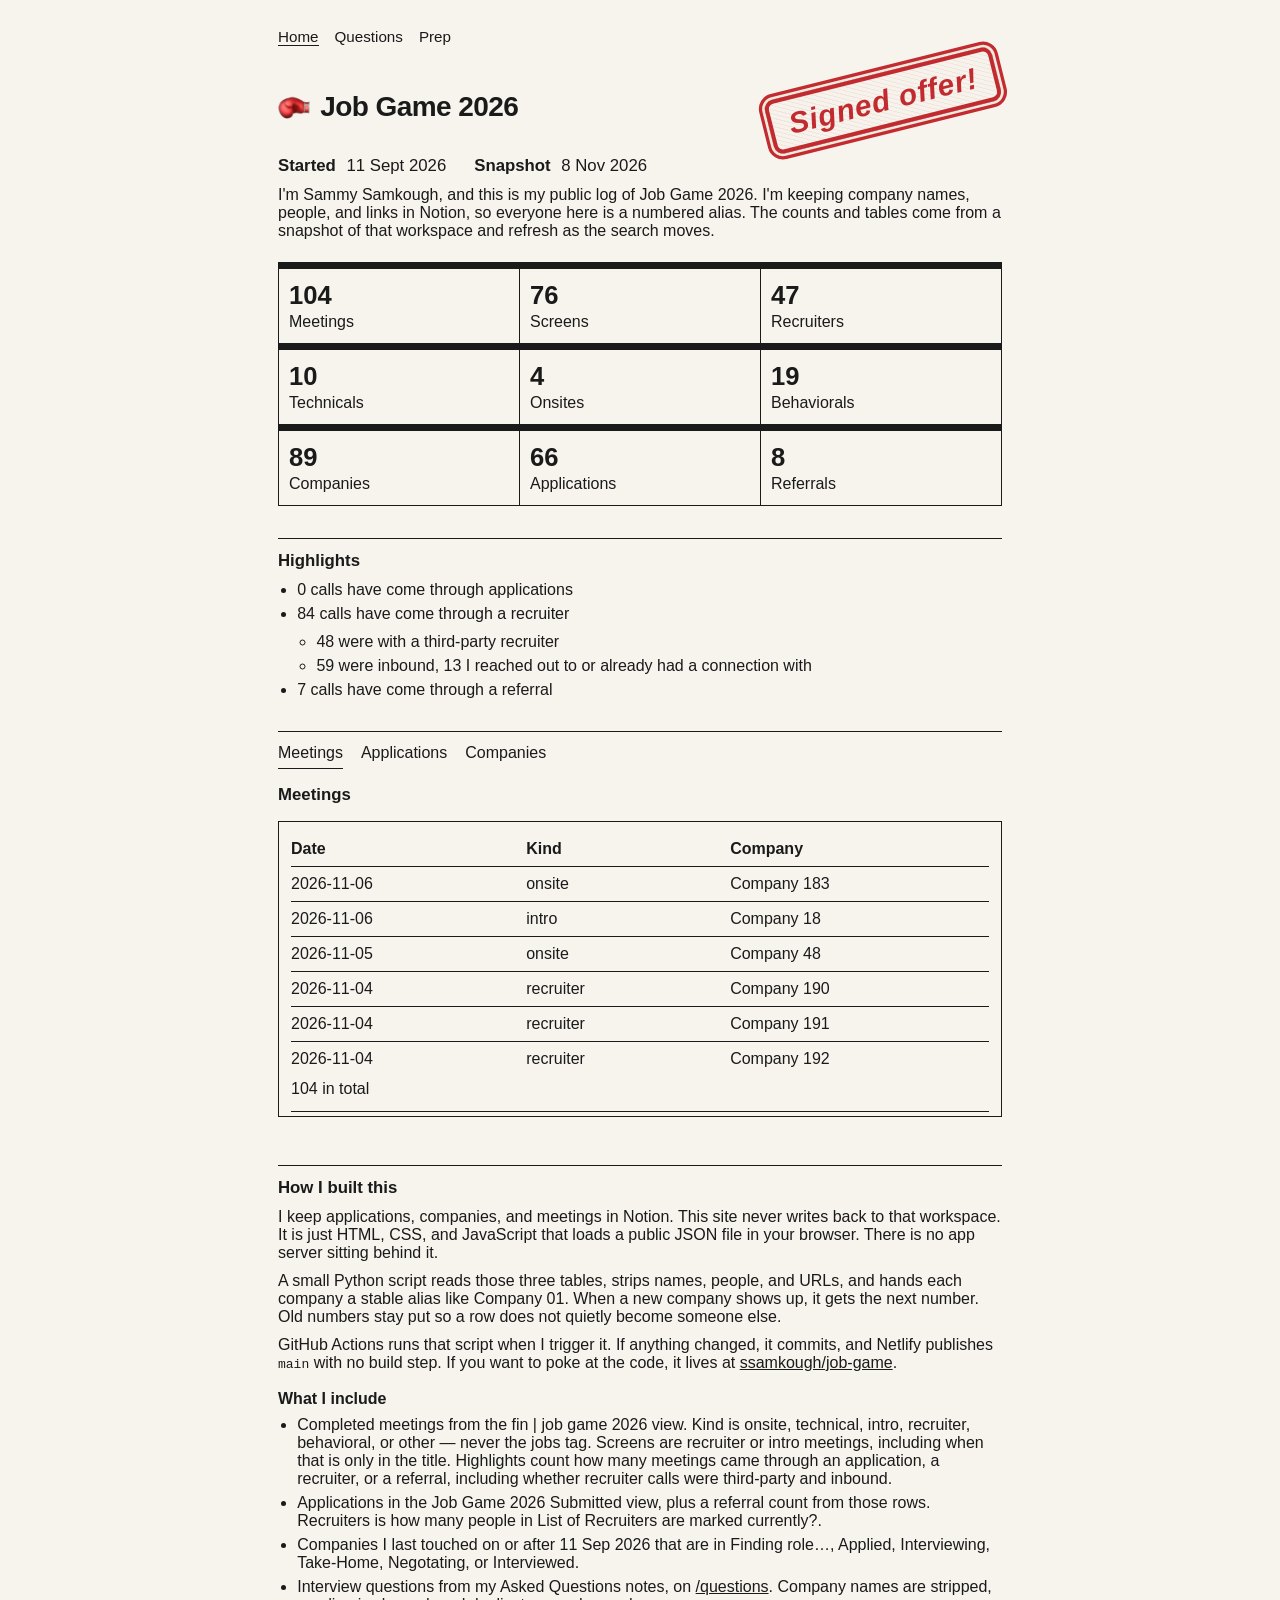
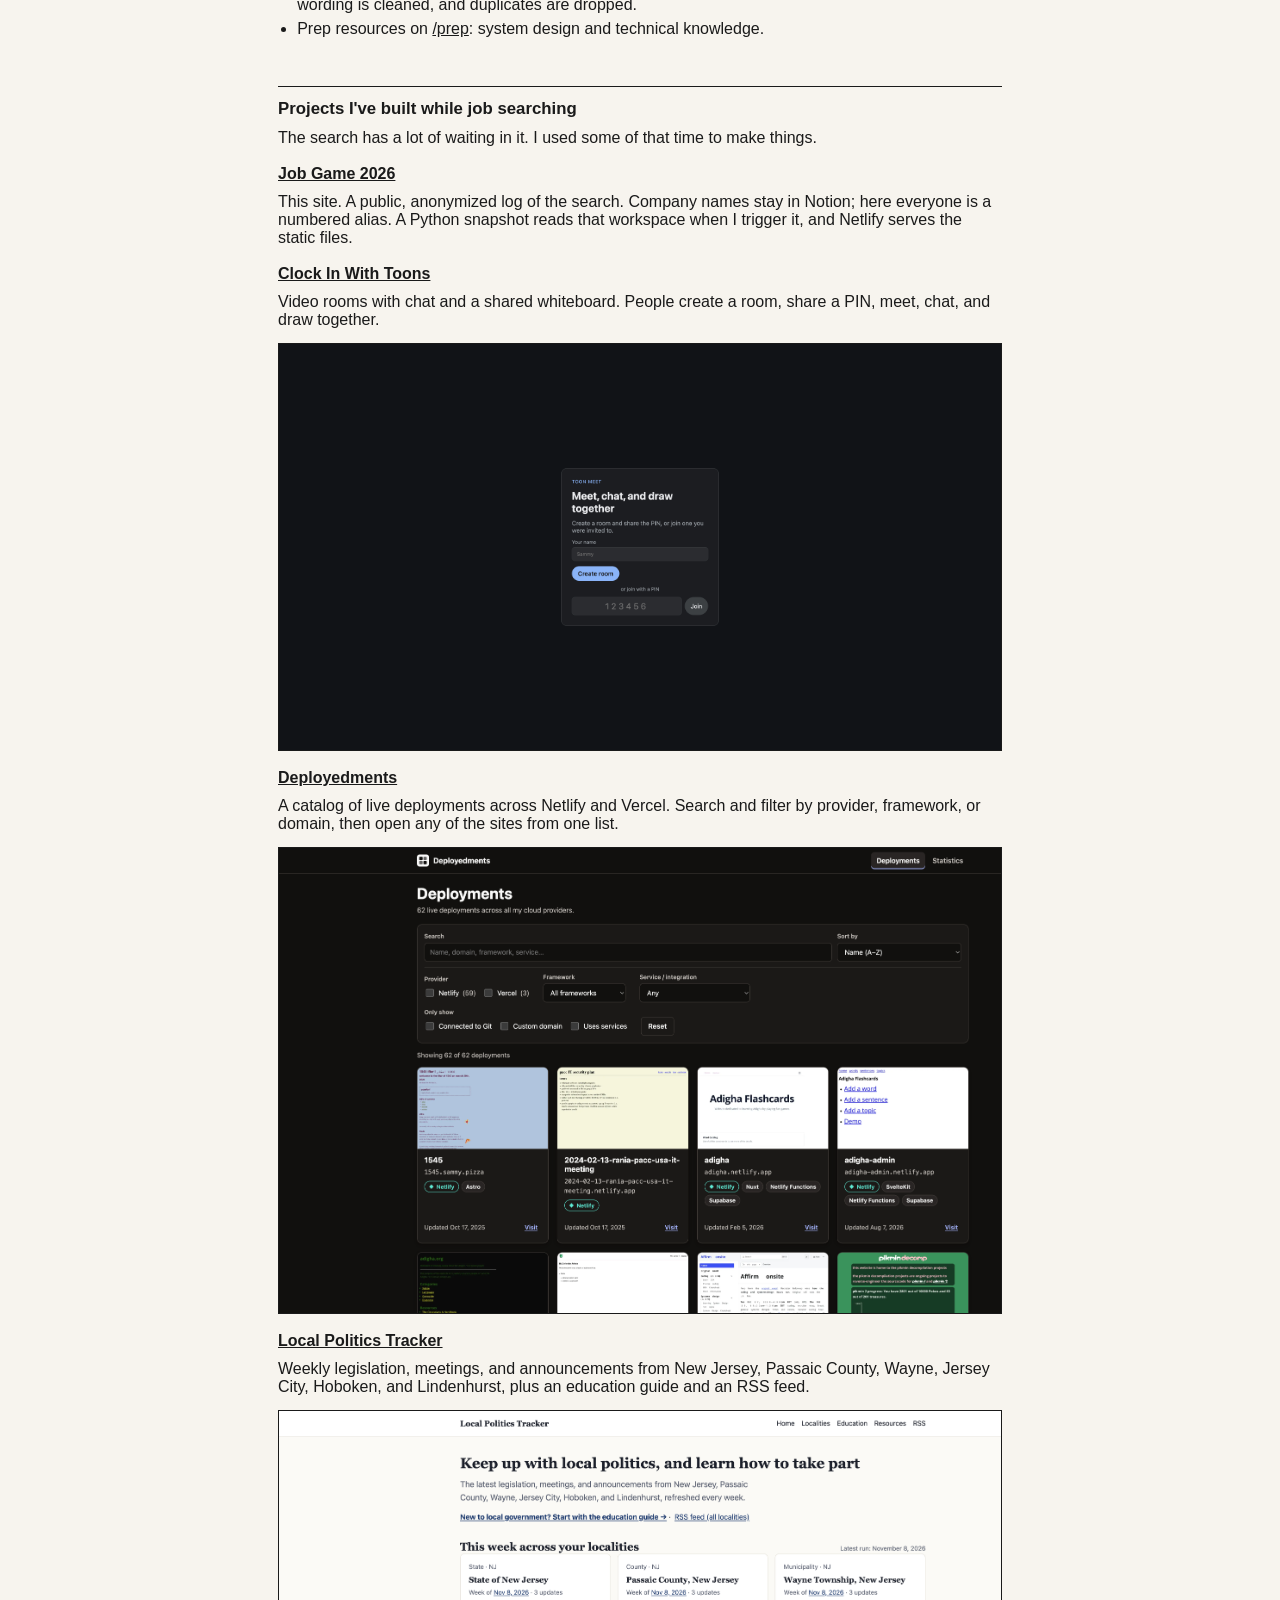
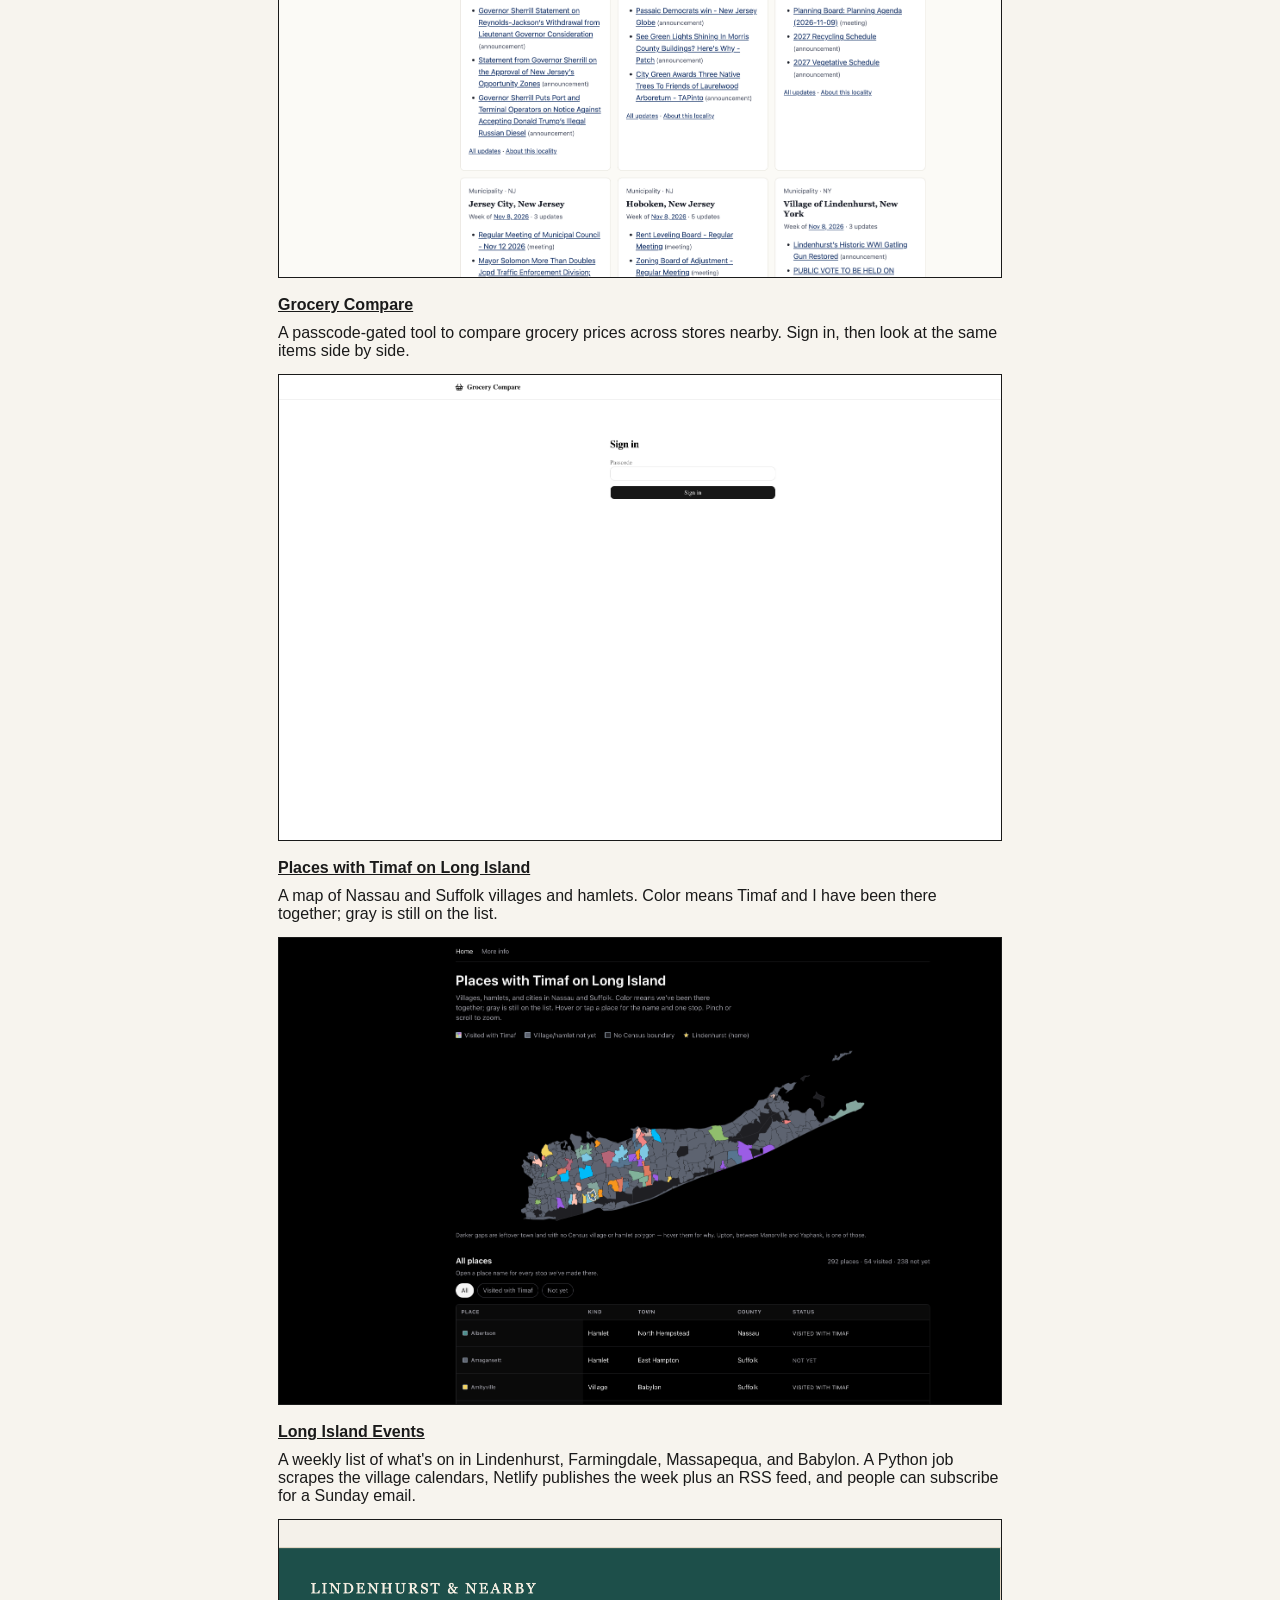
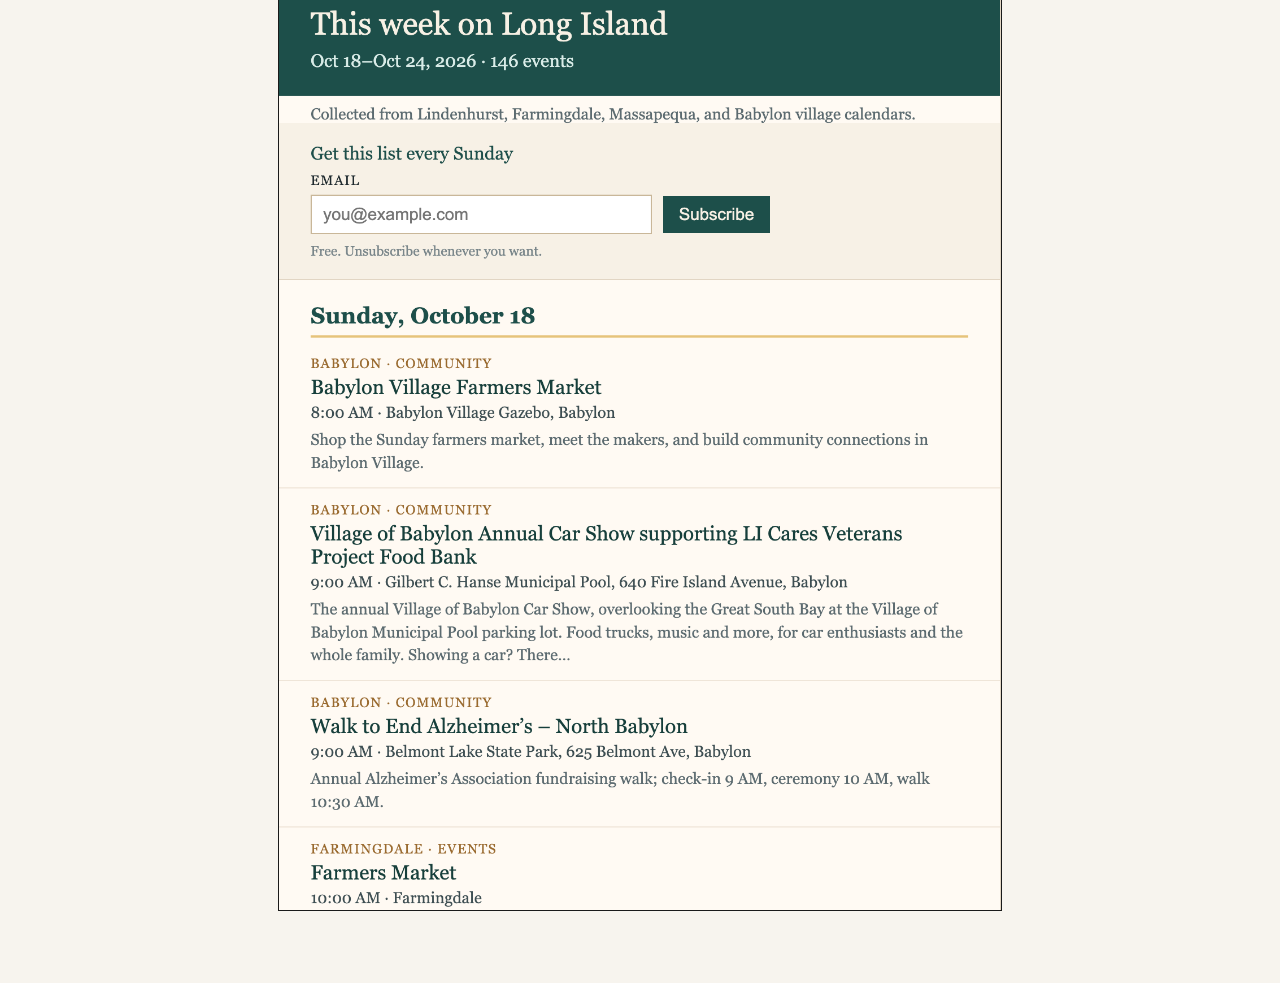
<file: index.html>
<!DOCTYPE html>
<html lang="en">
  <head>
    <meta charset="UTF-8" />
    <meta name="viewport" content="width=device-width, initial-scale=1" />
    <meta name="description" content="Sammy Samkough's public, anonymized log of Job Game 2026." />
    <title>Job Game 2026</title>
    <link rel="icon" href="./favicon.ico" />
    <link rel="stylesheet" href="./styles.css" />
  </head>
  <body>
    <a class="skip" href="#records">Skip to records</a>
    <main>
      <p class="site-nav">
        <a href="/" aria-current="page">Home</a>
        <a href="/questions/">Questions</a>
        <a href="/prep/">Prep</a>
      </p>
      <div class="masthead">
        <h1>
          <img src="./glove.png" alt="" width="40" height="40" />
          Job Game 2026
        </h1>
        <p class="stamp">Signed offer!</p>
      </div>
      <p class="dates">
        <span><b>Started</b> <time id="started"></time></span>
        <span><b>Snapshot</b> <time id="snapshot"></time></span>
      </p>
      <p>
        I'm Sammy Samkough, and this is my public log of Job Game 2026. I'm
        keeping company names, people, and links in Notion, so everyone here is
        a numbered alias. The counts and tables come from a snapshot of that
        workspace and refresh as the search moves.
      </p>

      <ul class="counts" id="stats"></ul>

      <section class="highlights" aria-labelledby="highlights-heading">
        <h2 id="highlights-heading">Highlights</h2>
        <ul id="highlights"></ul>
      </section>

      <div class="tabs" id="records" role="tablist" aria-label="Records" aria-orientation="horizontal">
        <button type="button" role="tab" id="tab-meetings" aria-controls="panel-meetings" data-tab="meetings" aria-selected="true">
          Meetings
        </button>
        <button type="button" role="tab" id="tab-applications" aria-controls="panel-applications" data-tab="applications" aria-selected="false">
          Applications
        </button>
        <button type="button" role="tab" id="tab-companies" aria-controls="panel-companies" data-tab="companies" aria-selected="false">
          Companies
        </button>
      </div>

      <section class="panel" id="panel-meetings" role="tabpanel" aria-labelledby="tab-meetings">
        <div class="panel-head">
          <h2>Meetings</h2>
        </div>
        <div class="table-wrap" tabindex="0" role="region" aria-labelledby="tab-meetings">
          <table>
            <caption class="vh">Meetings</caption>
            <thead>
              <tr>
                <th scope="col">Date</th>
                <th scope="col">Kind</th>
                <th scope="col">Company</th>
              </tr>
            </thead>
            <tbody id="timeline"></tbody>
            <tfoot>
              <tr>
                <td colspan="3" id="meeting-count" aria-live="polite"></td>
              </tr>
            </tfoot>
          </table>
          <p class="sentinel" data-for="timeline"></p>
        </div>
      </section>

      <section class="panel" id="panel-applications" role="tabpanel" aria-labelledby="tab-applications" hidden>
        <div class="panel-head">
          <h2>Applications</h2>
          <div class="filter">
            <label for="app-filter">Status</label>
            <select id="app-filter">
              <option value="all">All</option>
            </select>
          </div>
        </div>
        <div class="table-wrap" tabindex="0" role="region" aria-labelledby="tab-applications">
          <table>
            <caption class="vh">Applications</caption>
            <thead>
              <tr>
                <th scope="col">Submitted</th>
                <th scope="col">Company</th>
                <th scope="col">Status</th>
                <th scope="col">Board</th>
                <th scope="col">Recruiter</th>
                <th scope="col">Referral</th>
              </tr>
            </thead>
            <tbody id="app-rows"></tbody>
            <tfoot>
              <tr>
                <td colspan="6" id="app-count" aria-live="polite"></td>
              </tr>
            </tfoot>
          </table>
          <p class="sentinel" data-for="app-rows"></p>
        </div>
      </section>

      <section class="panel" id="panel-companies" role="tabpanel" aria-labelledby="tab-companies" hidden>
        <div class="panel-head">
          <h2>Companies</h2>
          <div class="filter">
            <label for="company-filter">Status</label>
            <select id="company-filter">
              <option value="all">All</option>
            </select>
          </div>
        </div>
        <div class="table-wrap" tabindex="0" role="region" aria-labelledby="tab-companies">
          <table>
            <caption class="vh">Companies</caption>
            <thead>
              <tr>
                <th scope="col">Company</th>
                <th scope="col">Status</th>
                <th scope="col">Role</th>
                <th scope="col">Meetings</th>
                <th scope="col">First interview</th>
              </tr>
            </thead>
            <tbody id="company-rows"></tbody>
            <tfoot>
              <tr>
                <td colspan="5" id="company-count" aria-live="polite"></td>
              </tr>
            </tfoot>
          </table>
          <p class="sentinel" data-for="company-rows"></p>
        </div>
      </section>

      <section class="more">
        <h2>How I built this</h2>
        <p>
          I keep applications, companies, and meetings in Notion. This site
          never writes back to that workspace. It is just HTML, CSS, and
          JavaScript that loads a public JSON file in your browser. There is no
          app server sitting behind it.
        </p>
        <p>
          A small Python script reads those three tables, strips names, people,
          and URLs, and hands each company a stable alias like Company 01. When
          a new company shows up, it gets the next number. Old numbers stay put
          so a row does not quietly become someone else.
        </p>
        <p>
          GitHub Actions runs that script when I trigger it. If anything
          changed, it commits, and Netlify publishes <code>main</code> with no
          build step. If you want to poke at the code, it lives at
          <a href="https://github.com/ssamkough/job-game">ssamkough/job-game</a>.
        </p>
        <h3>What I include</h3>
        <ul>
          <li>
            Completed meetings from the fin | job game 2026 view. Kind is
            onsite, technical, intro, recruiter, behavioral, or other — never
            the jobs tag. Screens are recruiter or intro meetings, including
            when that is only in the title. Highlights count how many meetings
            came through an application, a recruiter, or a referral, including
            whether recruiter calls were third-party and inbound.
          </li>
          <li>
            Applications in the Job Game 2026 Submitted view, plus a referral
            count from those rows. Recruiters is how many people in List of
            Recruiters are marked currently?.
          </li>
          <li>
            Companies I last touched on or after 11 Sep 2026 that are in Finding
            role…, Applied, Interviewing, Take-Home, Negotating, or Interviewed.
          </li>
          <li>
            Interview questions from my Asked Questions notes, on
            <a href="/questions/">/questions</a>. Company names are stripped,
            wording is cleaned, and duplicates are dropped.
          </li>
          <li>
            Prep resources on <a href="/prep/">/prep</a>: system design and
            technical knowledge.
          </li>
        </ul>
      </section>

      <section class="more">
        <h2>Projects I've built while job searching</h2>
        <p>
          The search has a lot of waiting in it. I used some of that time to
          make things.
        </p>
        <h3>
          <a href="https://jbg.sammy.pizza/">Job Game 2026</a>
        </h3>
        <p>
          This site. A public, anonymized log of the search. Company names stay
          in Notion; here everyone is a numbered alias. A Python snapshot reads
          that workspace when I trigger it, and Netlify serves the static files.
        </p>
        <h3>
          <a href="https://clockin.sammy.pizza/">Clock In With Toons</a>
        </h3>
        <p>
          Video rooms with chat and a shared whiteboard. People create a room,
          share a PIN, meet, chat, and draw together.
        </p>
        <a class="shot" href="https://clockin.sammy.pizza/" tabindex="-1" aria-hidden="true">
          <img
            src="./clockin.png"
            alt=""
            width="760"
            height="428"
          />
        </a>
        <h3>
          <a href="https://deployedments.netlify.app/">Deployedments</a>
        </h3>
        <p>
          A catalog of live deployments across Netlify and Vercel. Search and
          filter by provider, framework, or domain, then open any of the sites
          from one list.
        </p>
        <a class="shot" href="https://deployedments.netlify.app/" tabindex="-1" aria-hidden="true">
          <img
            src="./deployedments.png"
            alt=""
            width="760"
            height="490"
          />
        </a>
        <h3>
          <a href="https://lp.sammy.pizza/">Local Politics Tracker</a>
        </h3>
        <p>
          Weekly legislation, meetings, and announcements from New Jersey,
          Passaic County, Wayne, Jersey City, Hoboken, and Lindenhurst, plus an
          education guide and an RSS feed.
        </p>
        <a class="shot" href="https://lp.sammy.pizza/" tabindex="-1" aria-hidden="true">
          <img
            src="./lp.png"
            alt=""
            width="760"
            height="490"
          />
        </a>
        <h3>
          <a href="https://groc.sammy.pizza/login">Grocery Compare</a>
        </h3>
        <p>
          A passcode-gated tool to compare grocery prices across stores nearby.
          Sign in, then look at the same items side by side.
        </p>
        <a class="shot" href="https://groc.sammy.pizza/login" tabindex="-1" aria-hidden="true">
          <img
            src="./groc.png"
            alt=""
            width="760"
            height="490"
          />
        </a>
        <h3>
          <a href="https://li.timaf.love/">Places with Timaf on Long Island</a>
        </h3>
        <p>
          A map of Nassau and Suffolk villages and hamlets. Color means Timaf
          and I have been there together; gray is still on the list.
        </p>
        <a class="shot" href="https://li.timaf.love/" tabindex="-1" aria-hidden="true">
          <img
            src="./timaf-li.png"
            alt=""
            width="760"
            height="490"
          />
        </a>
        <h3>
          <a href="https://lievents.sammy.pizza/">Long Island Events</a>
        </h3>
        <p>
          A weekly list of what's on in Lindenhurst, Farmingdale, Massapequa,
          and Babylon. A Python job scrapes the village calendars, Netlify
          publishes the week plus an RSS feed, and people can subscribe for a
          Sunday email.
        </p>
        <a class="shot" href="https://lievents.sammy.pizza/" tabindex="-1" aria-hidden="true">
          <img
            src="./lievents.png"
            alt=""
            width="760"
            height="1042"
          />
        </a>
      </section>
    </main>
    <script src="./app.js"></script>
  </body>
</html>
</file>
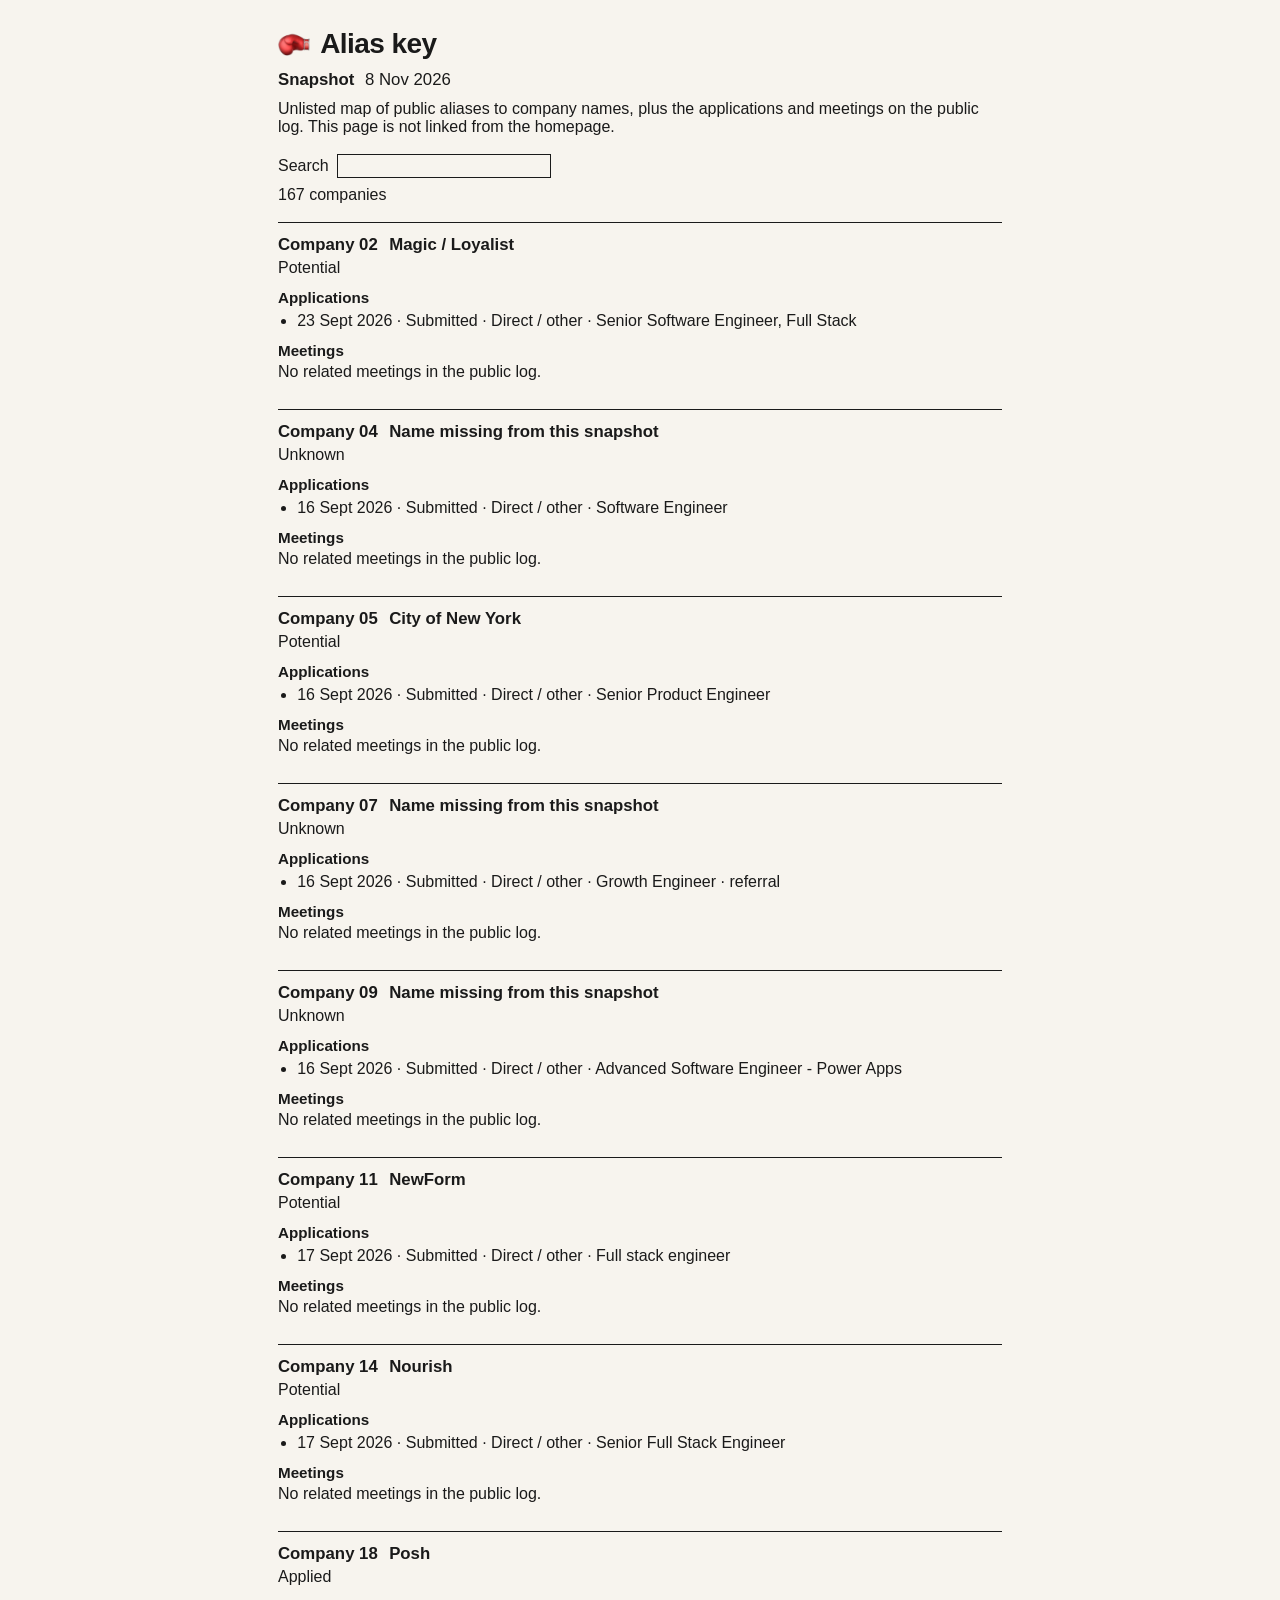
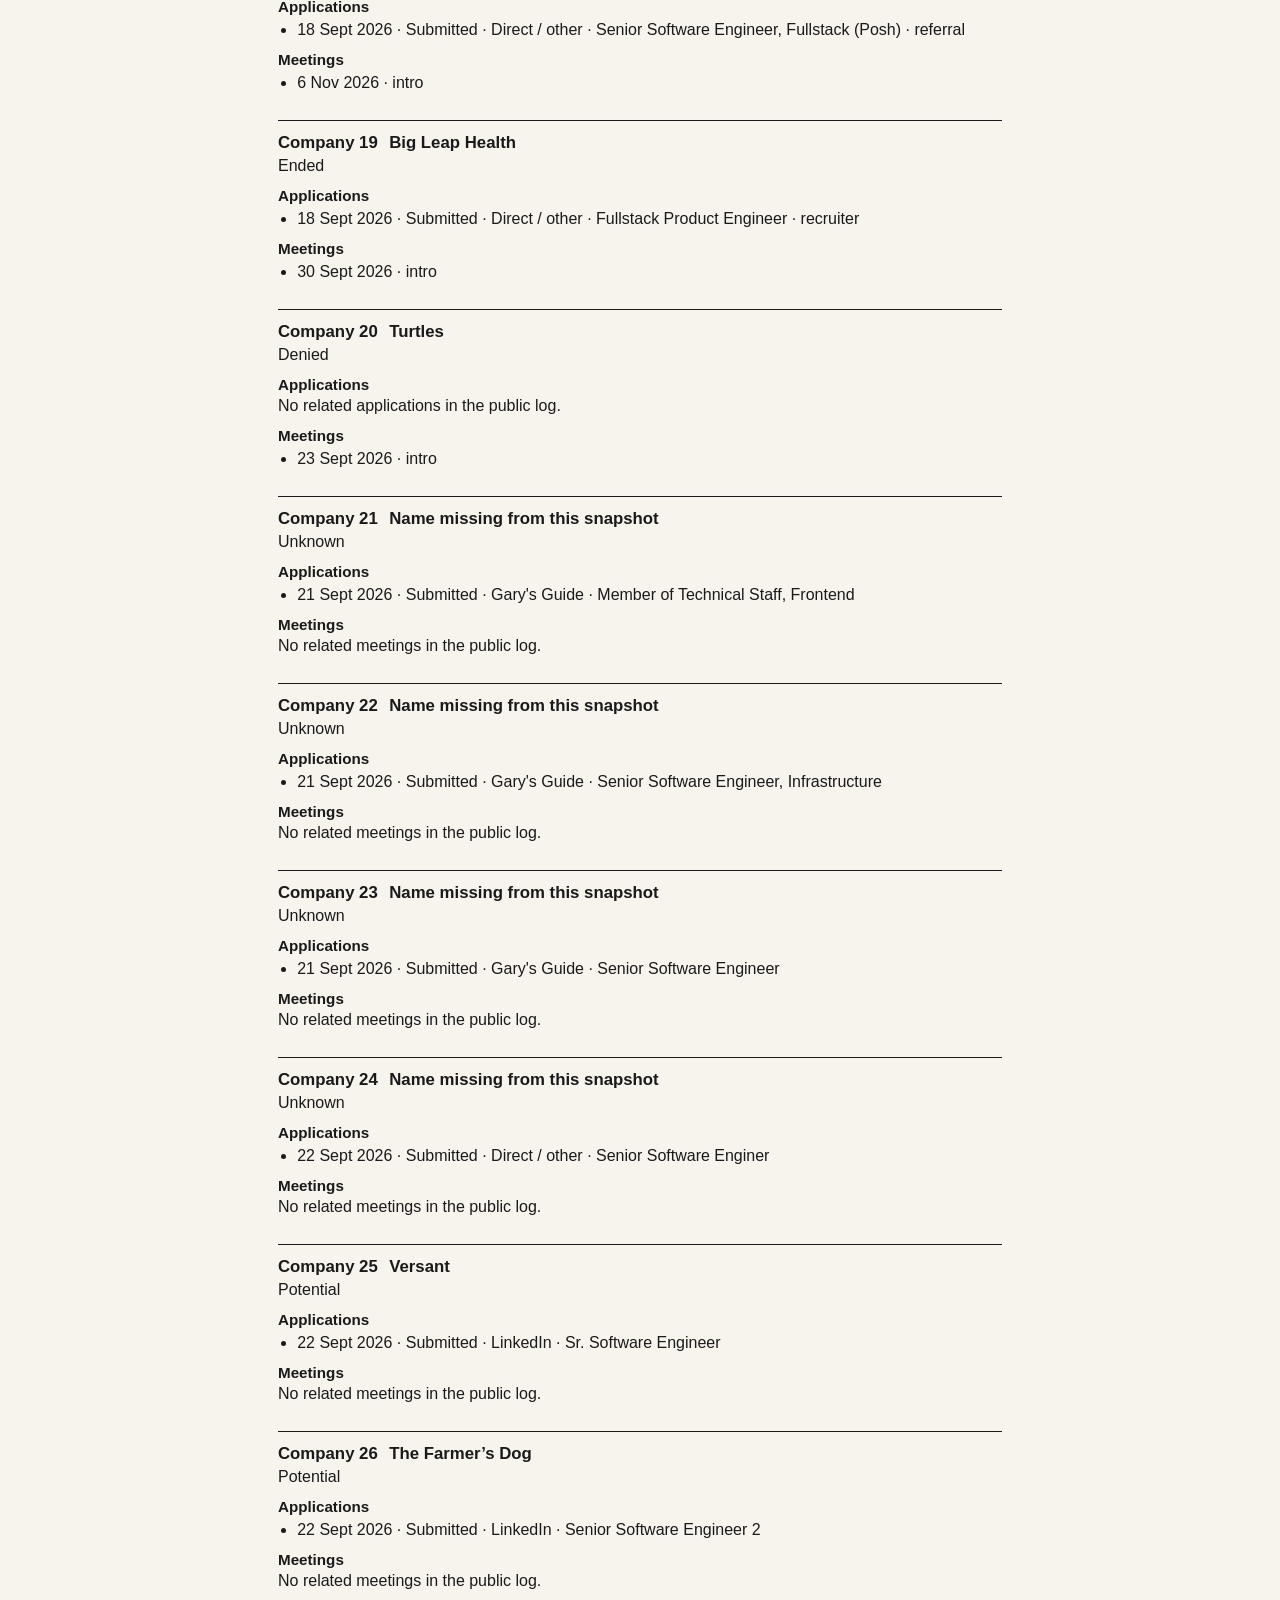
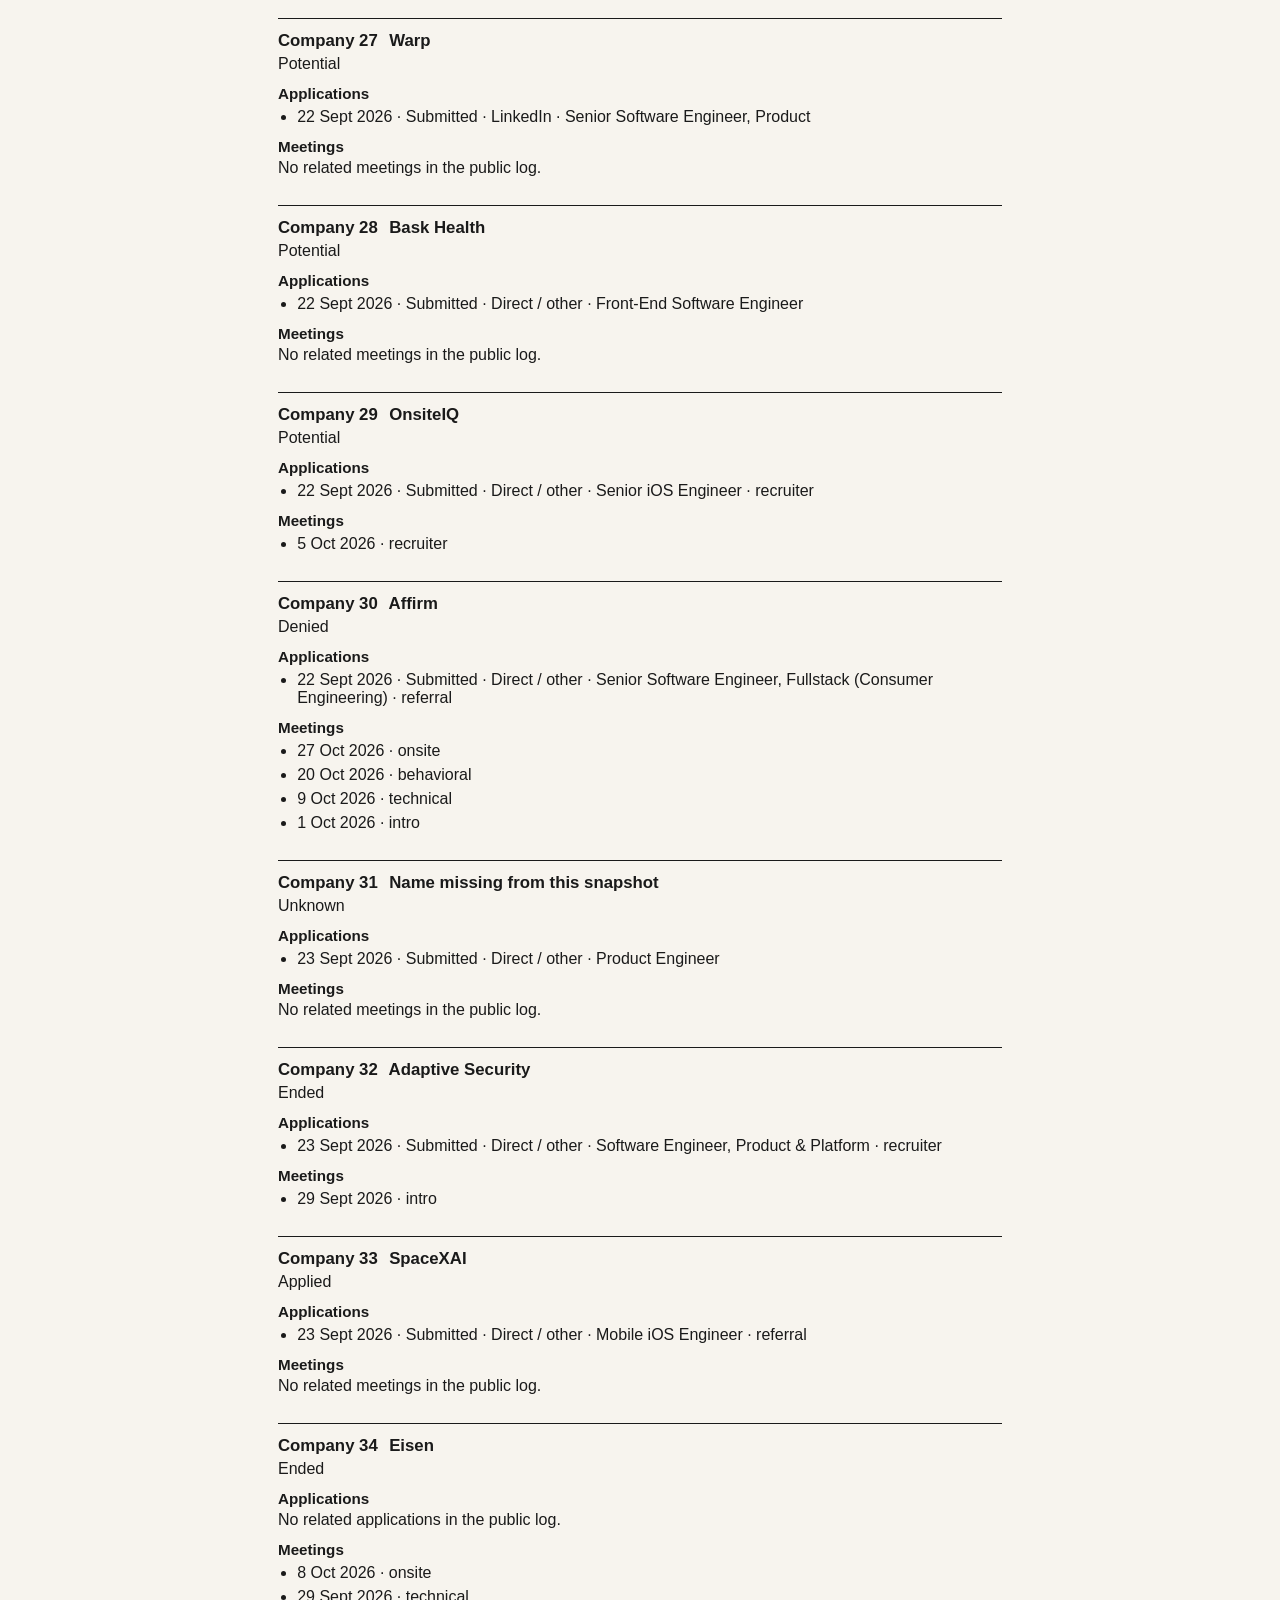
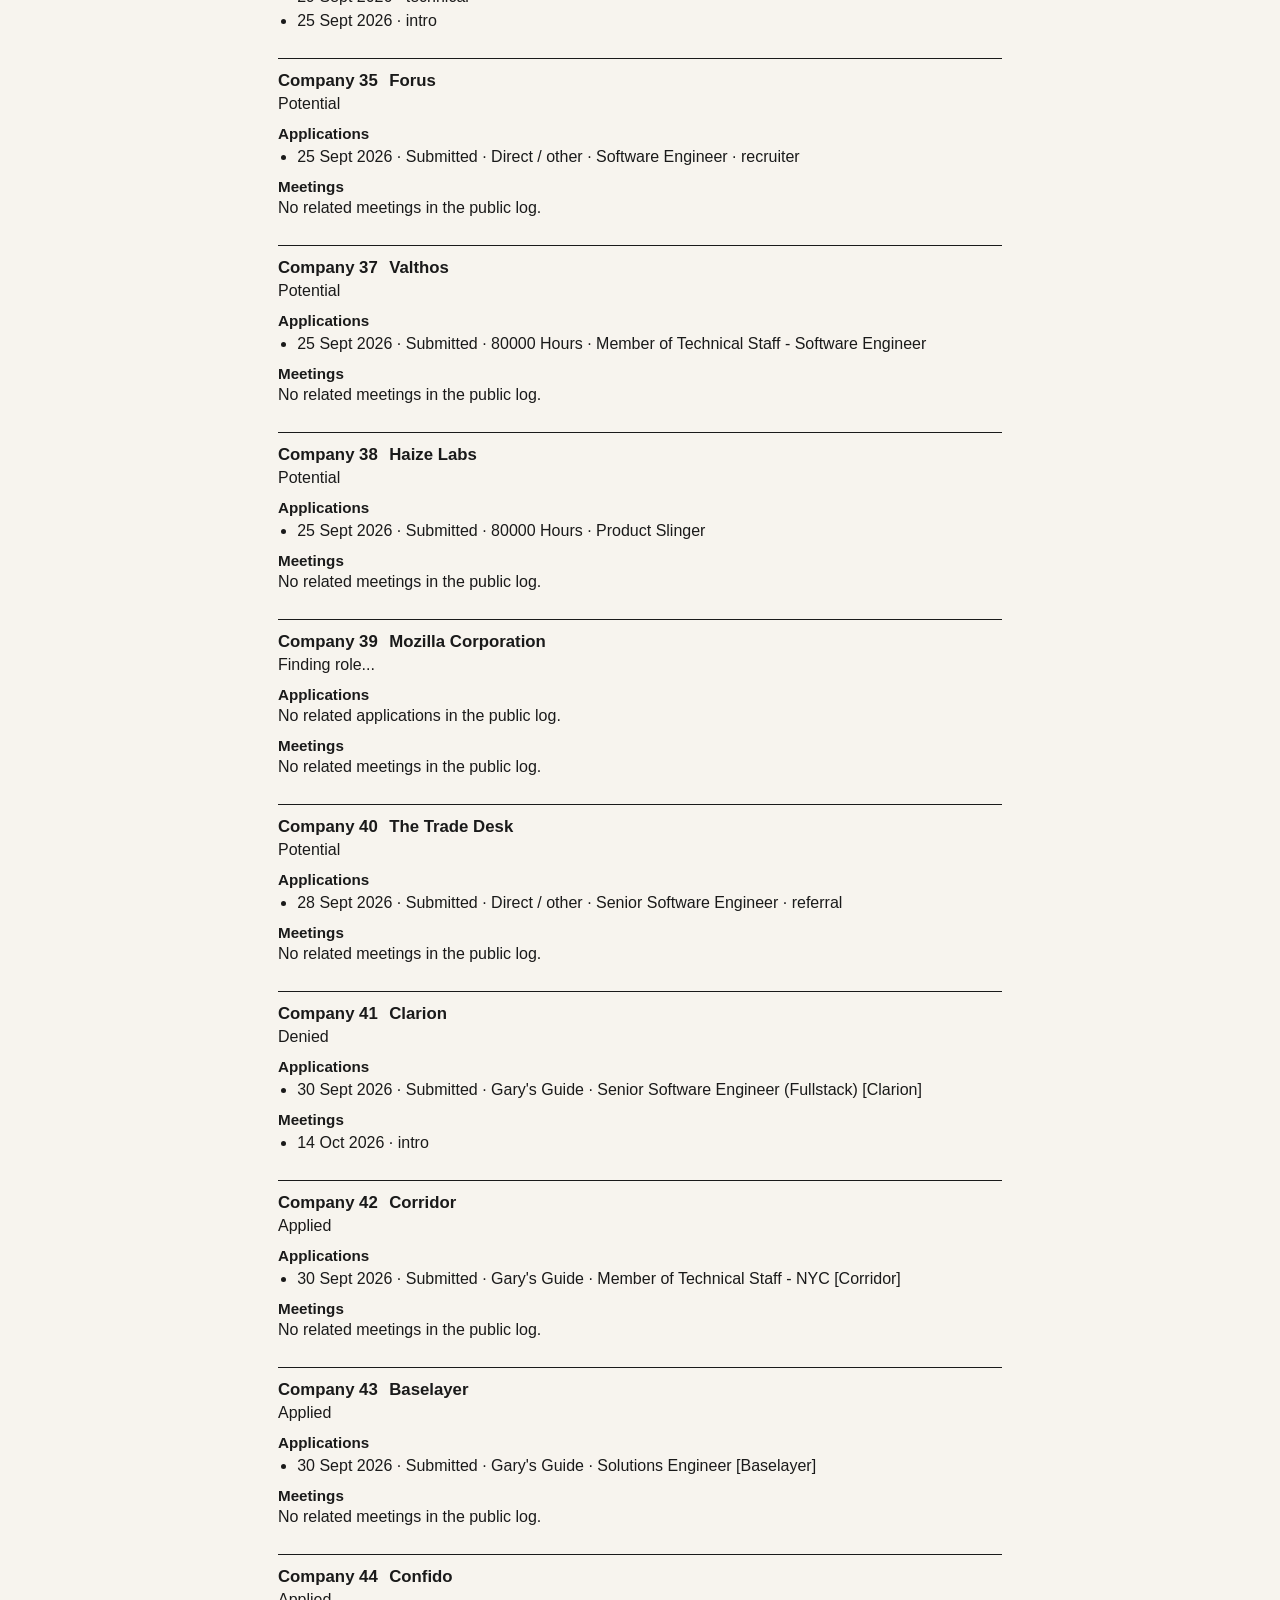
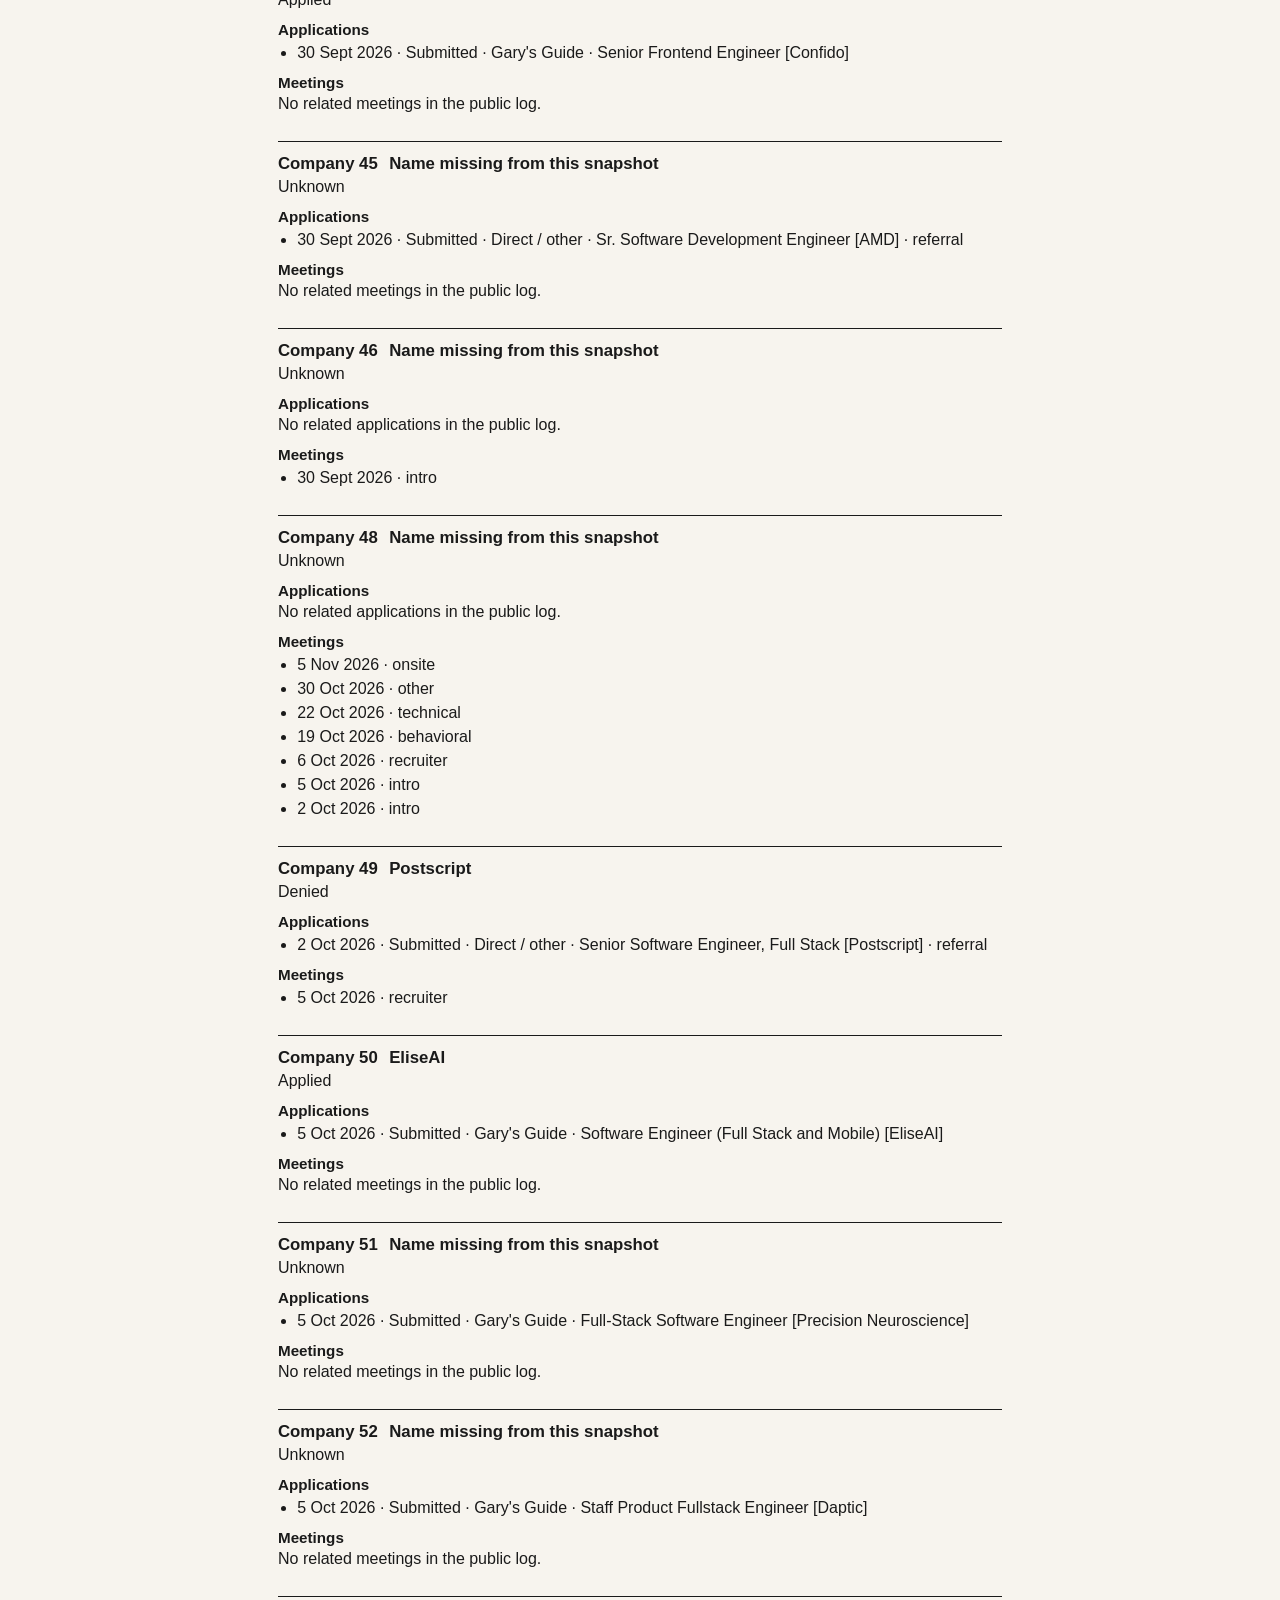
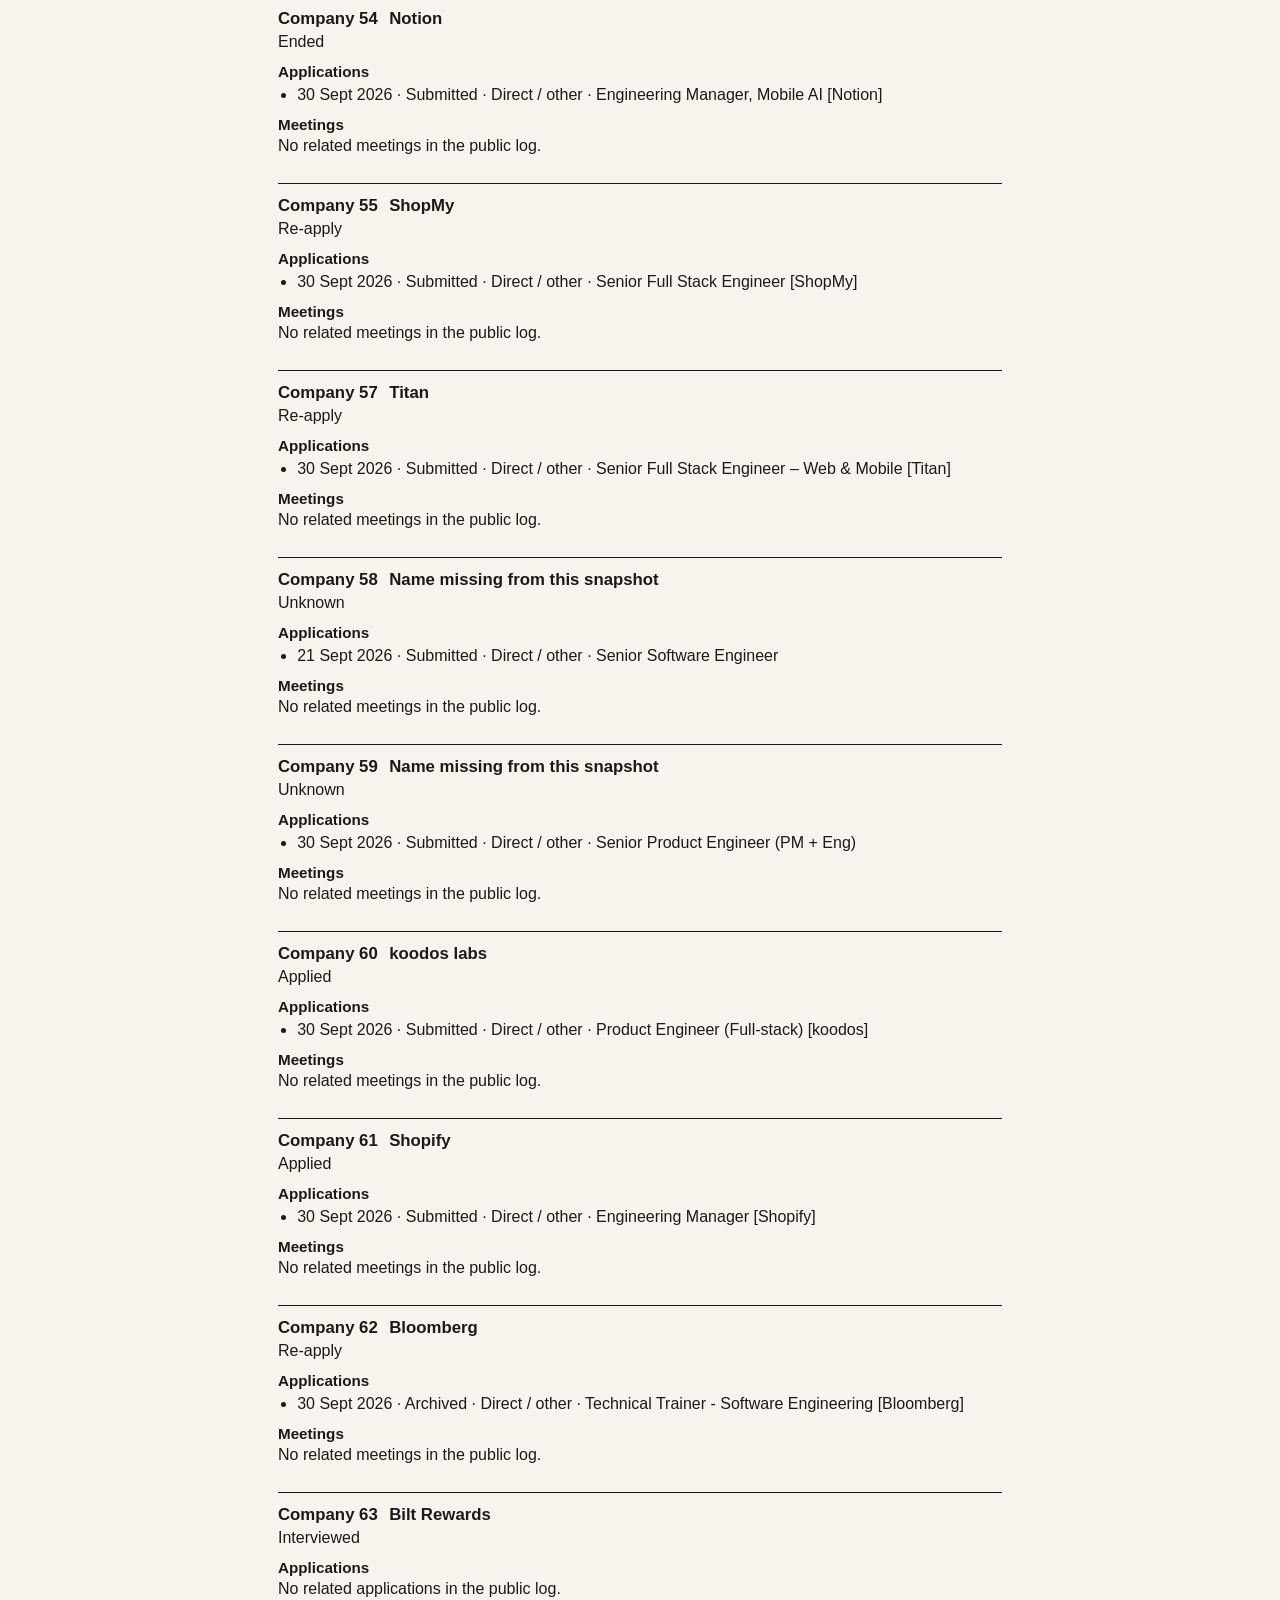
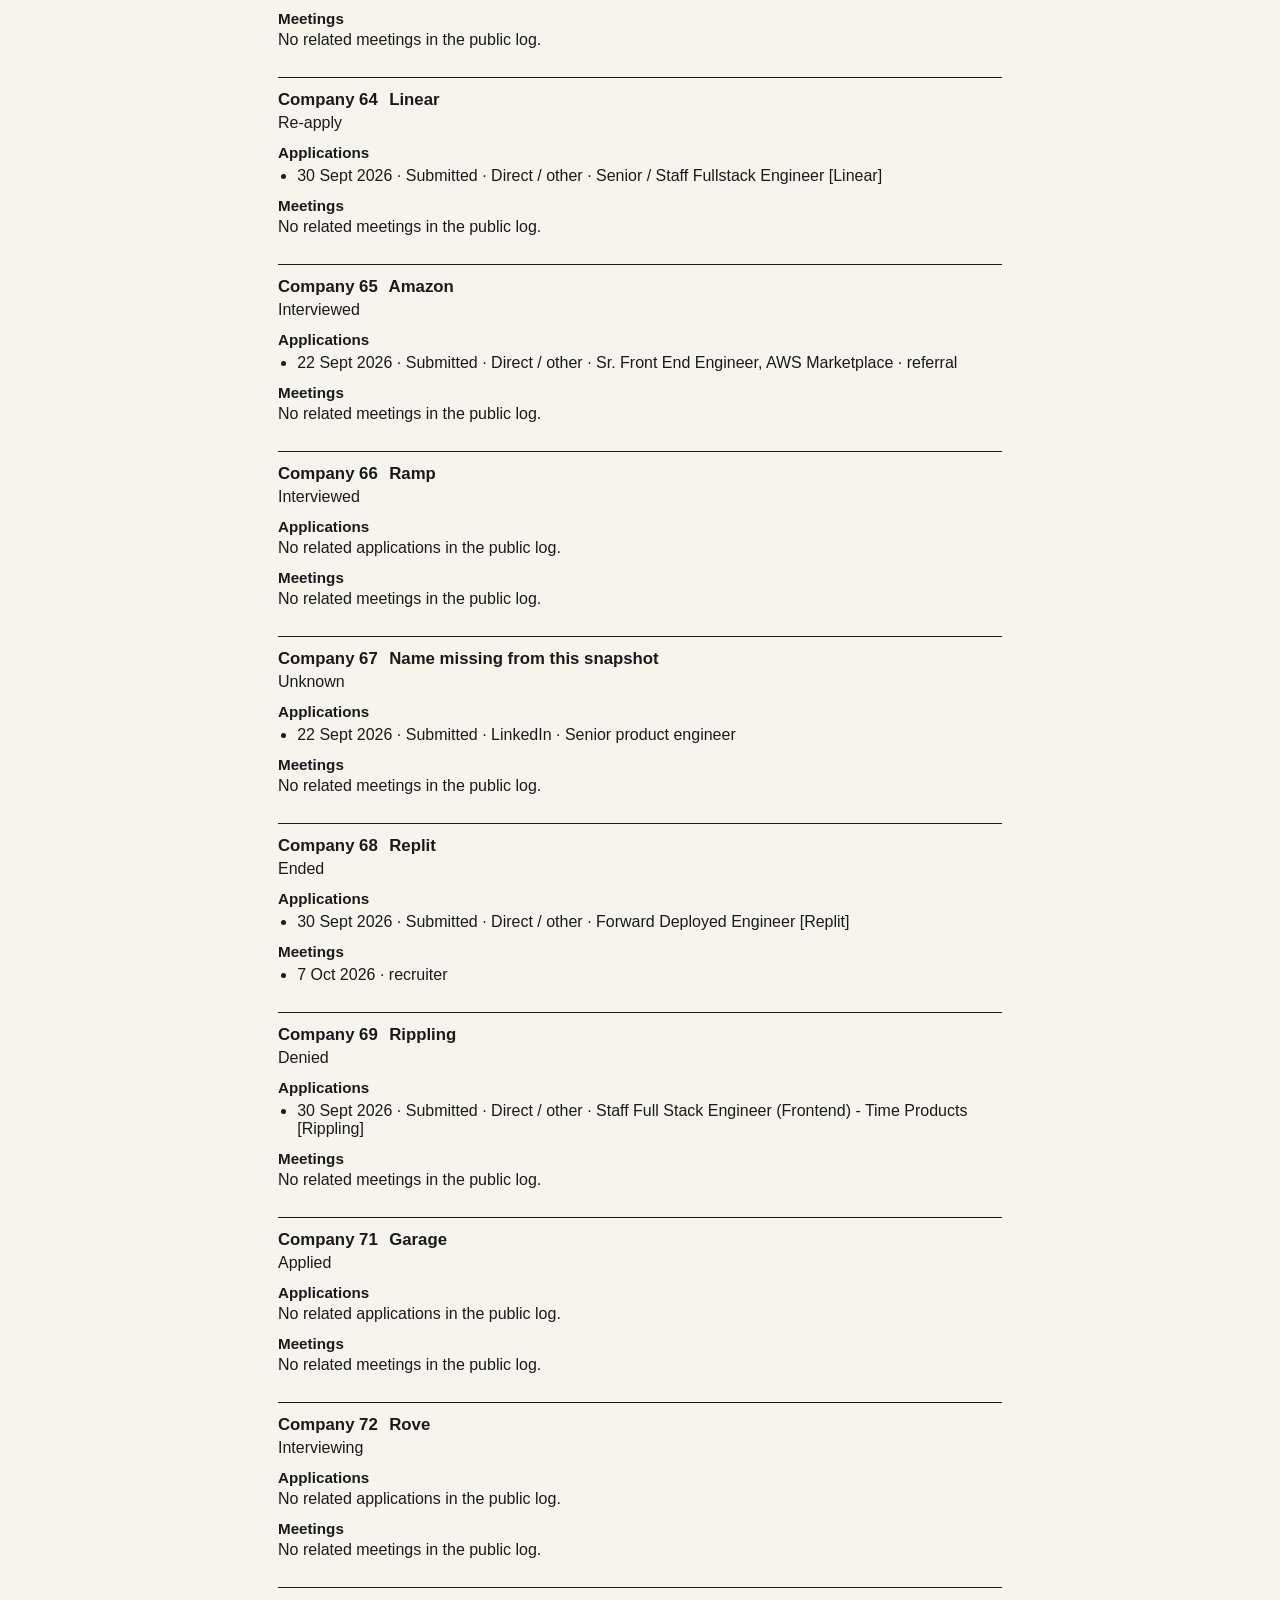
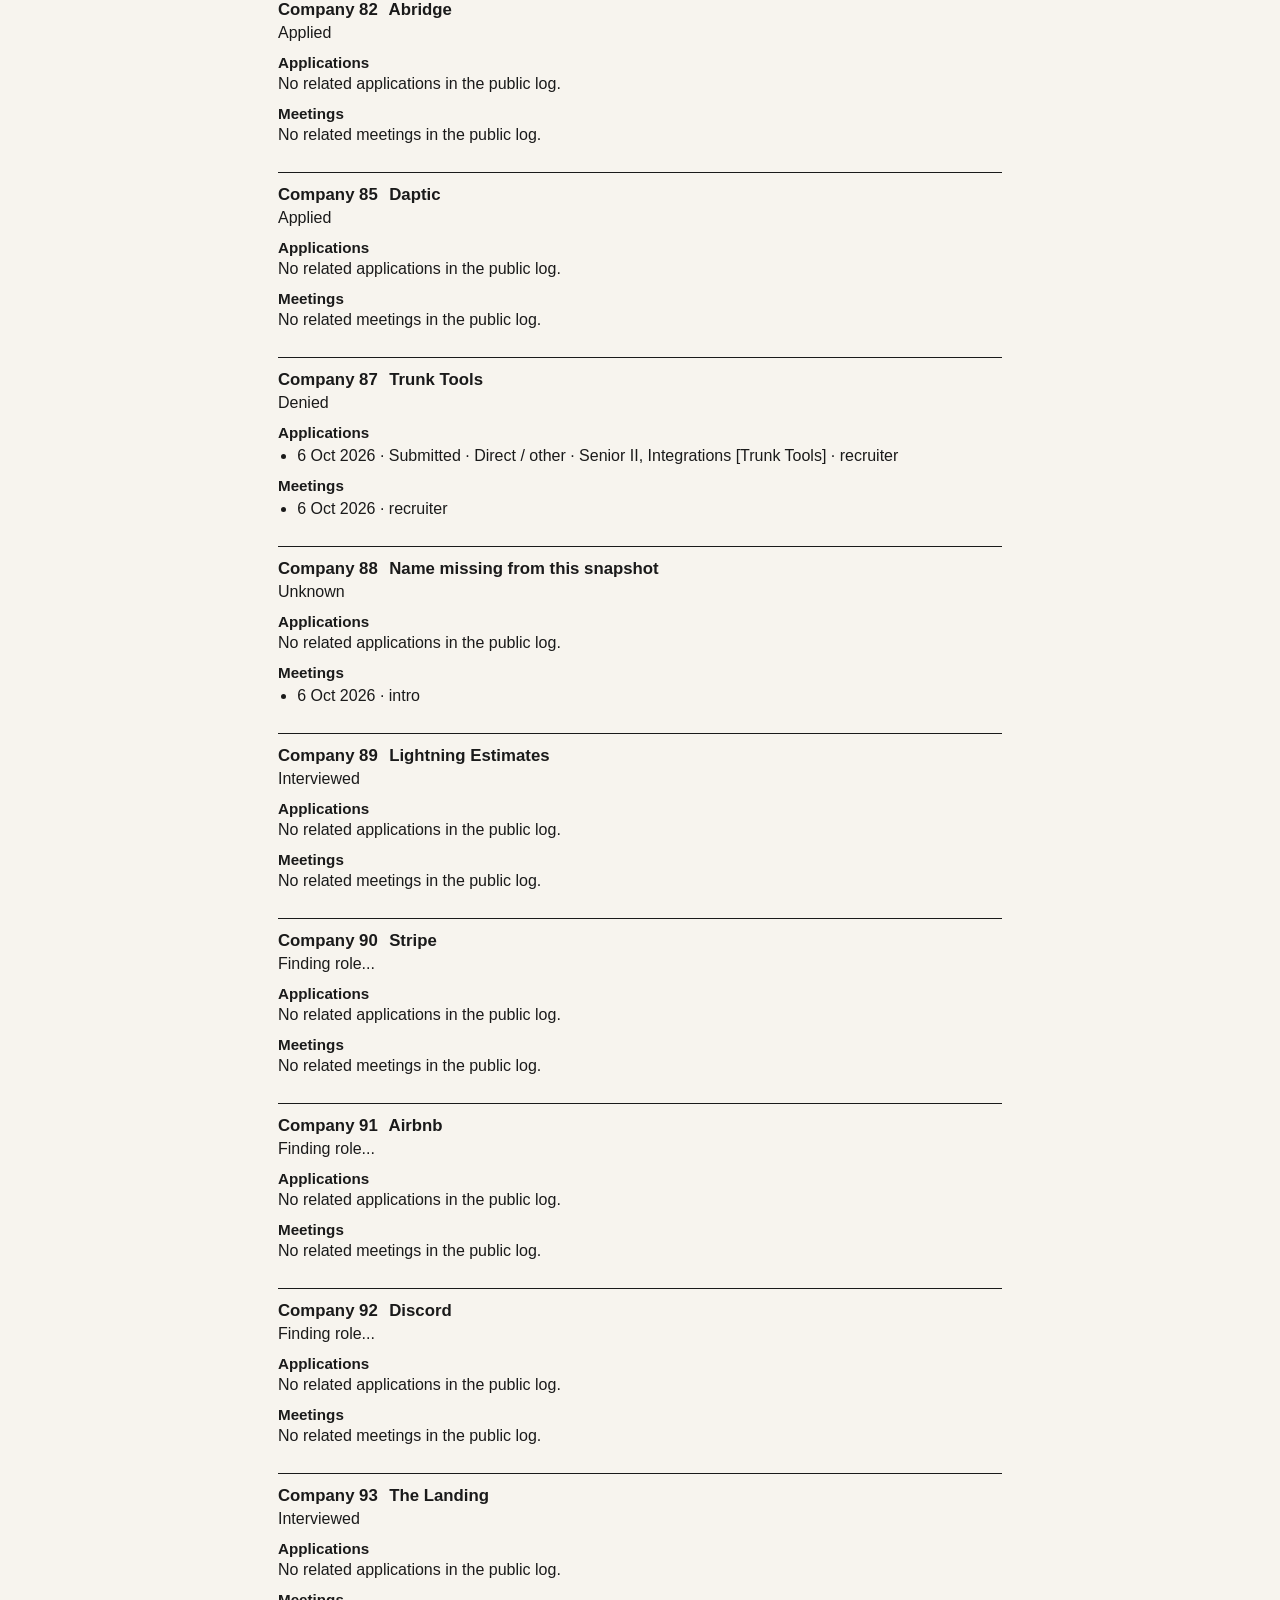
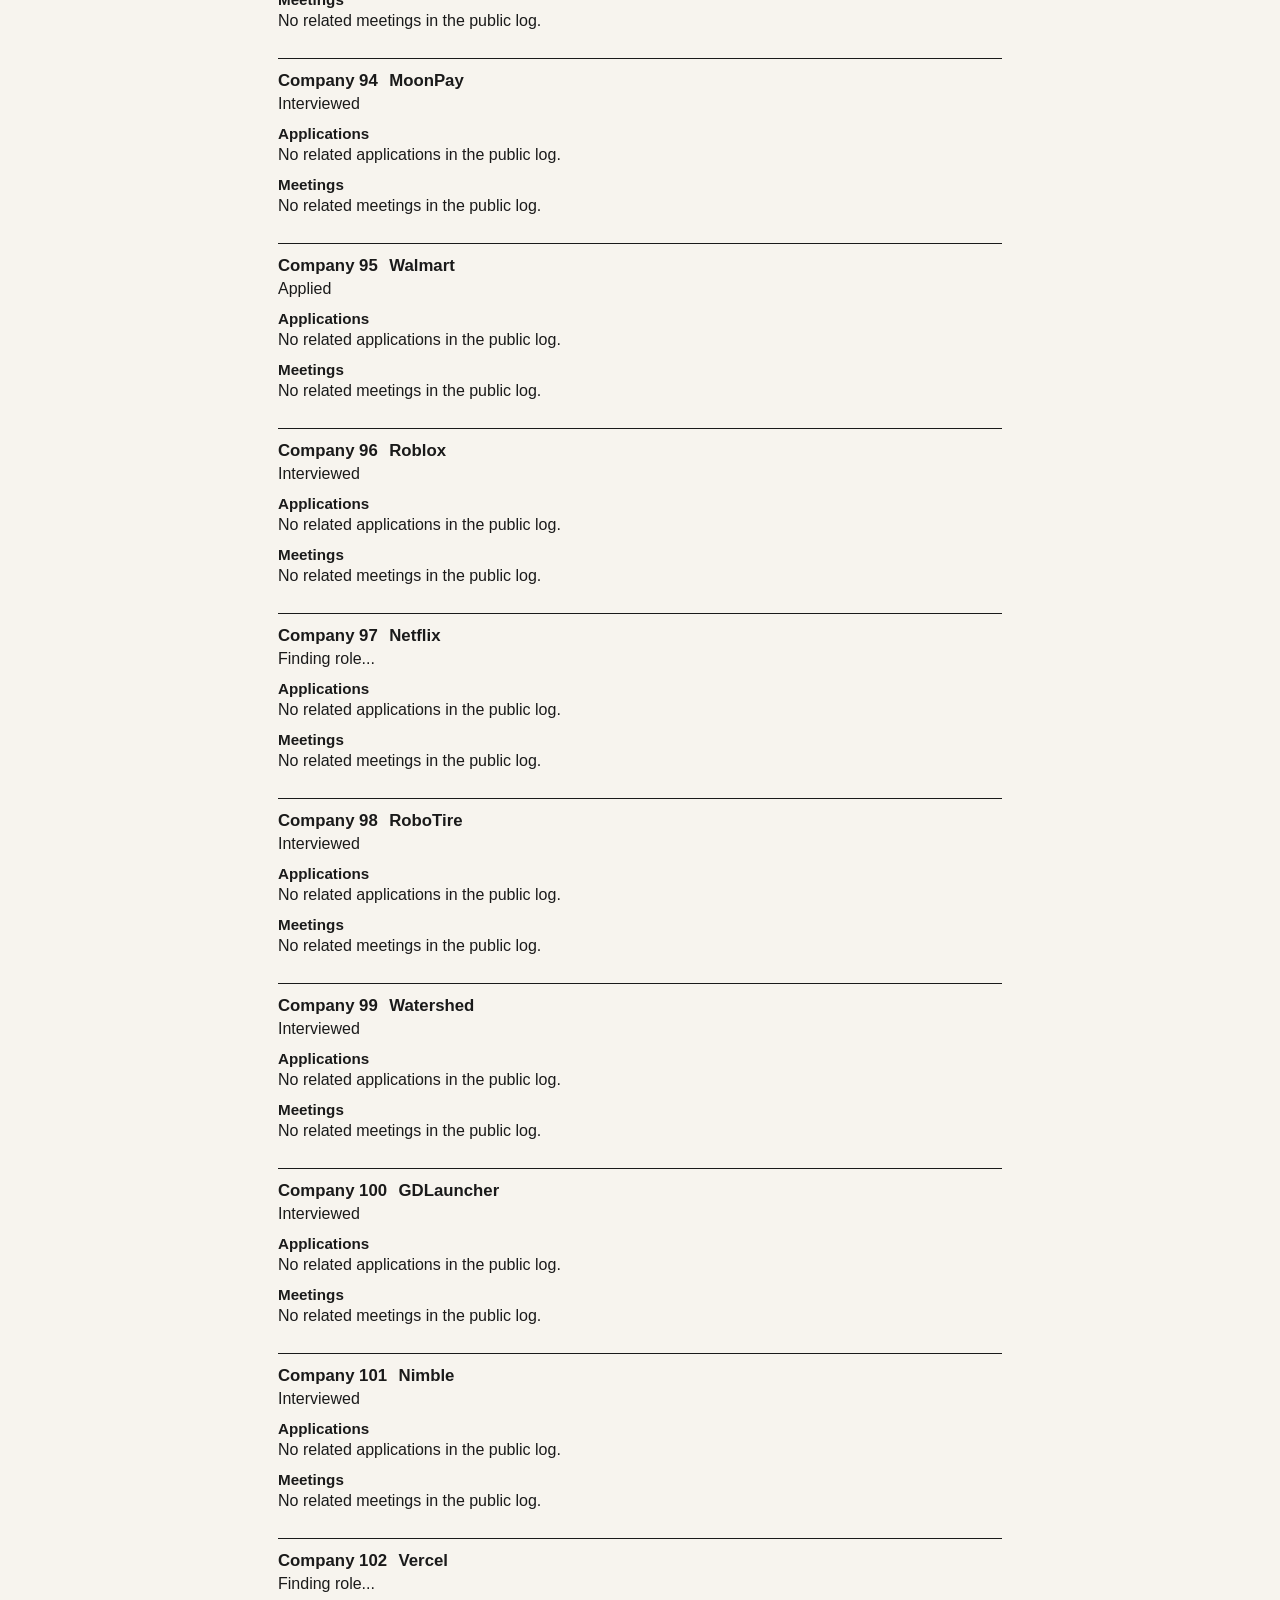
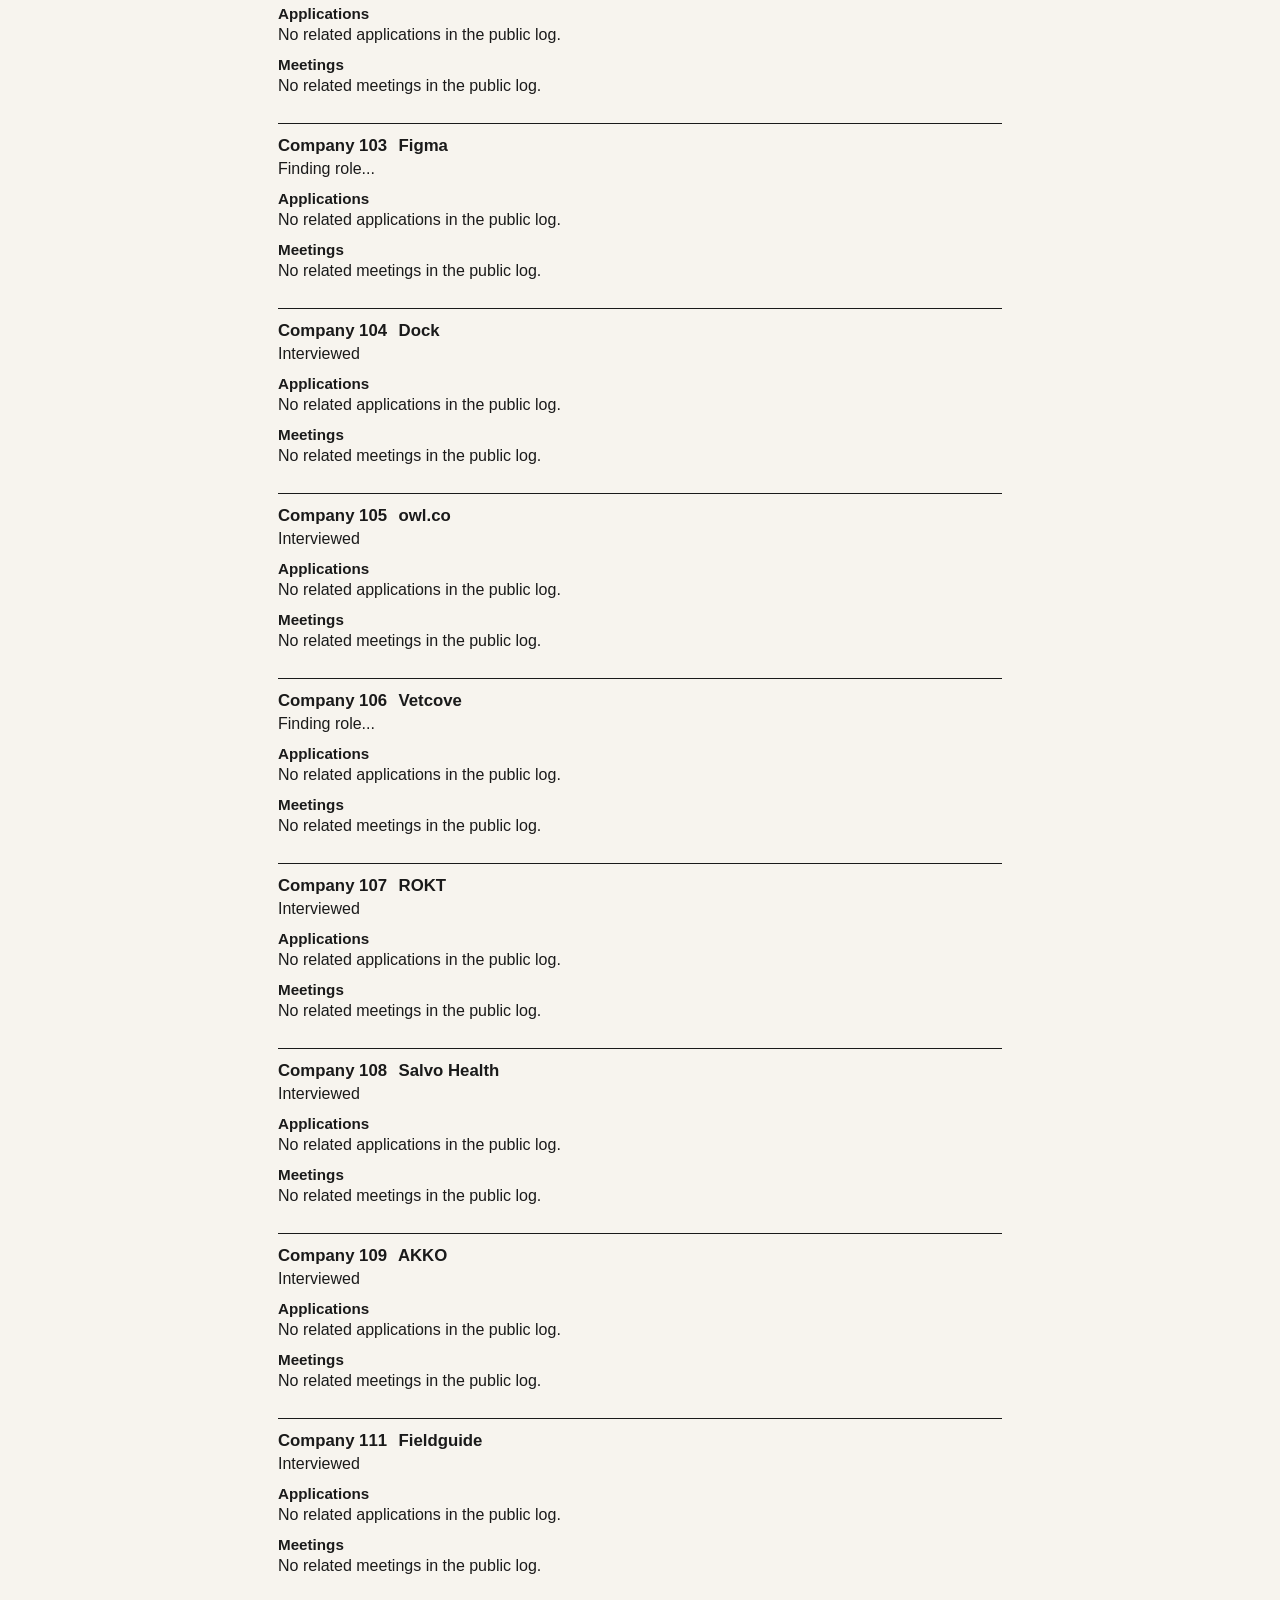
<file: hidden/index.html>
<!DOCTYPE html>
<html lang="en">
  <head>
    <meta charset="UTF-8" />
    <meta name="viewport" content="width=device-width, initial-scale=1" />
    <meta name="robots" content="noindex, nofollow" />
    <meta name="description" content="Unlisted alias key for Job Game 2026." />
    <title>Job Game 2026 — alias key</title>
    <link rel="icon" href="../favicon.ico" />
    <link rel="stylesheet" href="../styles.css" />
  </head>
  <body>
    <a class="skip" href="#ledger">Skip to companies</a>
    <main>
      <h1>
        <img src="../glove.png" alt="" width="40" height="40" />
        Alias key
      </h1>
      <p class="dates">
        <span><b>Snapshot</b> <time id="snapshot"></time></span>
      </p>
      <p>
        Unlisted map of public aliases to company names, plus the applications
        and meetings on the public log. This page is not linked from the
        homepage.
      </p>
      <label class="filter search">
        Search
        <input id="search" type="search" autocomplete="off" />
      </label>
      <p id="ledger-count"></p>
      <div id="ledger"></div>
    </main>
    <script src="./app.js"></script>
  </body>
</html>
</file>
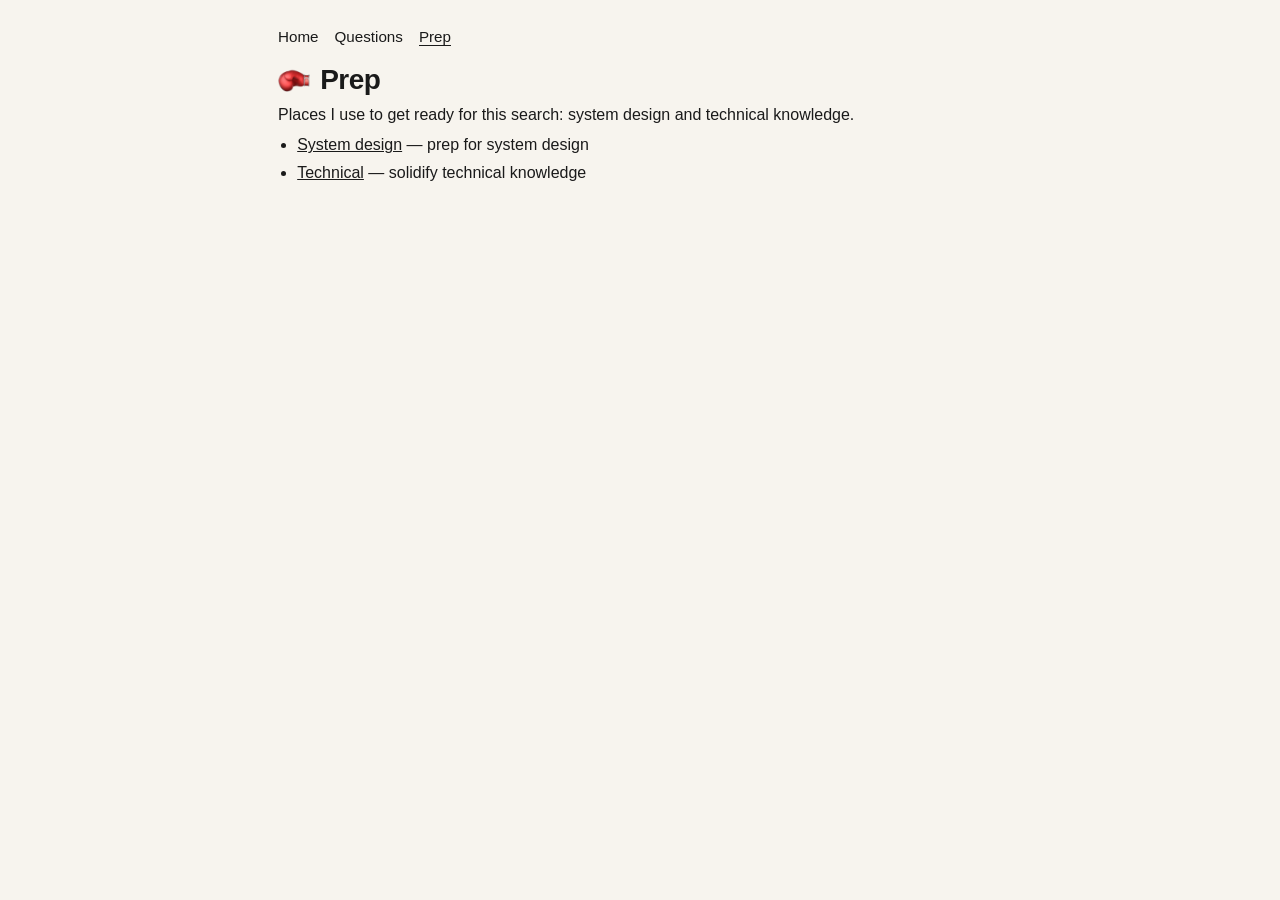
<file: prep/index.html>
<!DOCTYPE html>
<html lang="en">
  <head>
    <meta charset="UTF-8" />
    <meta name="viewport" content="width=device-width, initial-scale=1" />
    <meta name="description" content="Prep resources Sammy uses during Job Game 2026." />
    <title>Job Game 2026 — prep</title>
    <link rel="icon" href="../favicon.ico" />
    <link rel="stylesheet" href="../styles.css" />
  </head>
  <body>
    <a class="skip" href="#prep">Skip to prep</a>
    <main>
      <p class="site-nav">
        <a href="/">Home</a>
        <a href="/questions/">Questions</a>
        <a href="/prep/" aria-current="page">Prep</a>
      </p>
      <h1>
        <img src="../glove.png" alt="" width="40" height="40" />
        Prep
      </h1>
      <p>
        Places I use to get ready for this search: system design and technical
        knowledge.
      </p>
      <ul class="prep-list" id="prep">
        <li>
          <a href="https://sys.jbg.sammy.pizza/">System design</a>
          — prep for system design
        </li>
        <li>
          <a href="https://tec.jbg.sammy.pizza/">Technical</a>
          — solidify technical knowledge
        </li>
      </ul>
    </main>
  </body>
</html>
</file>
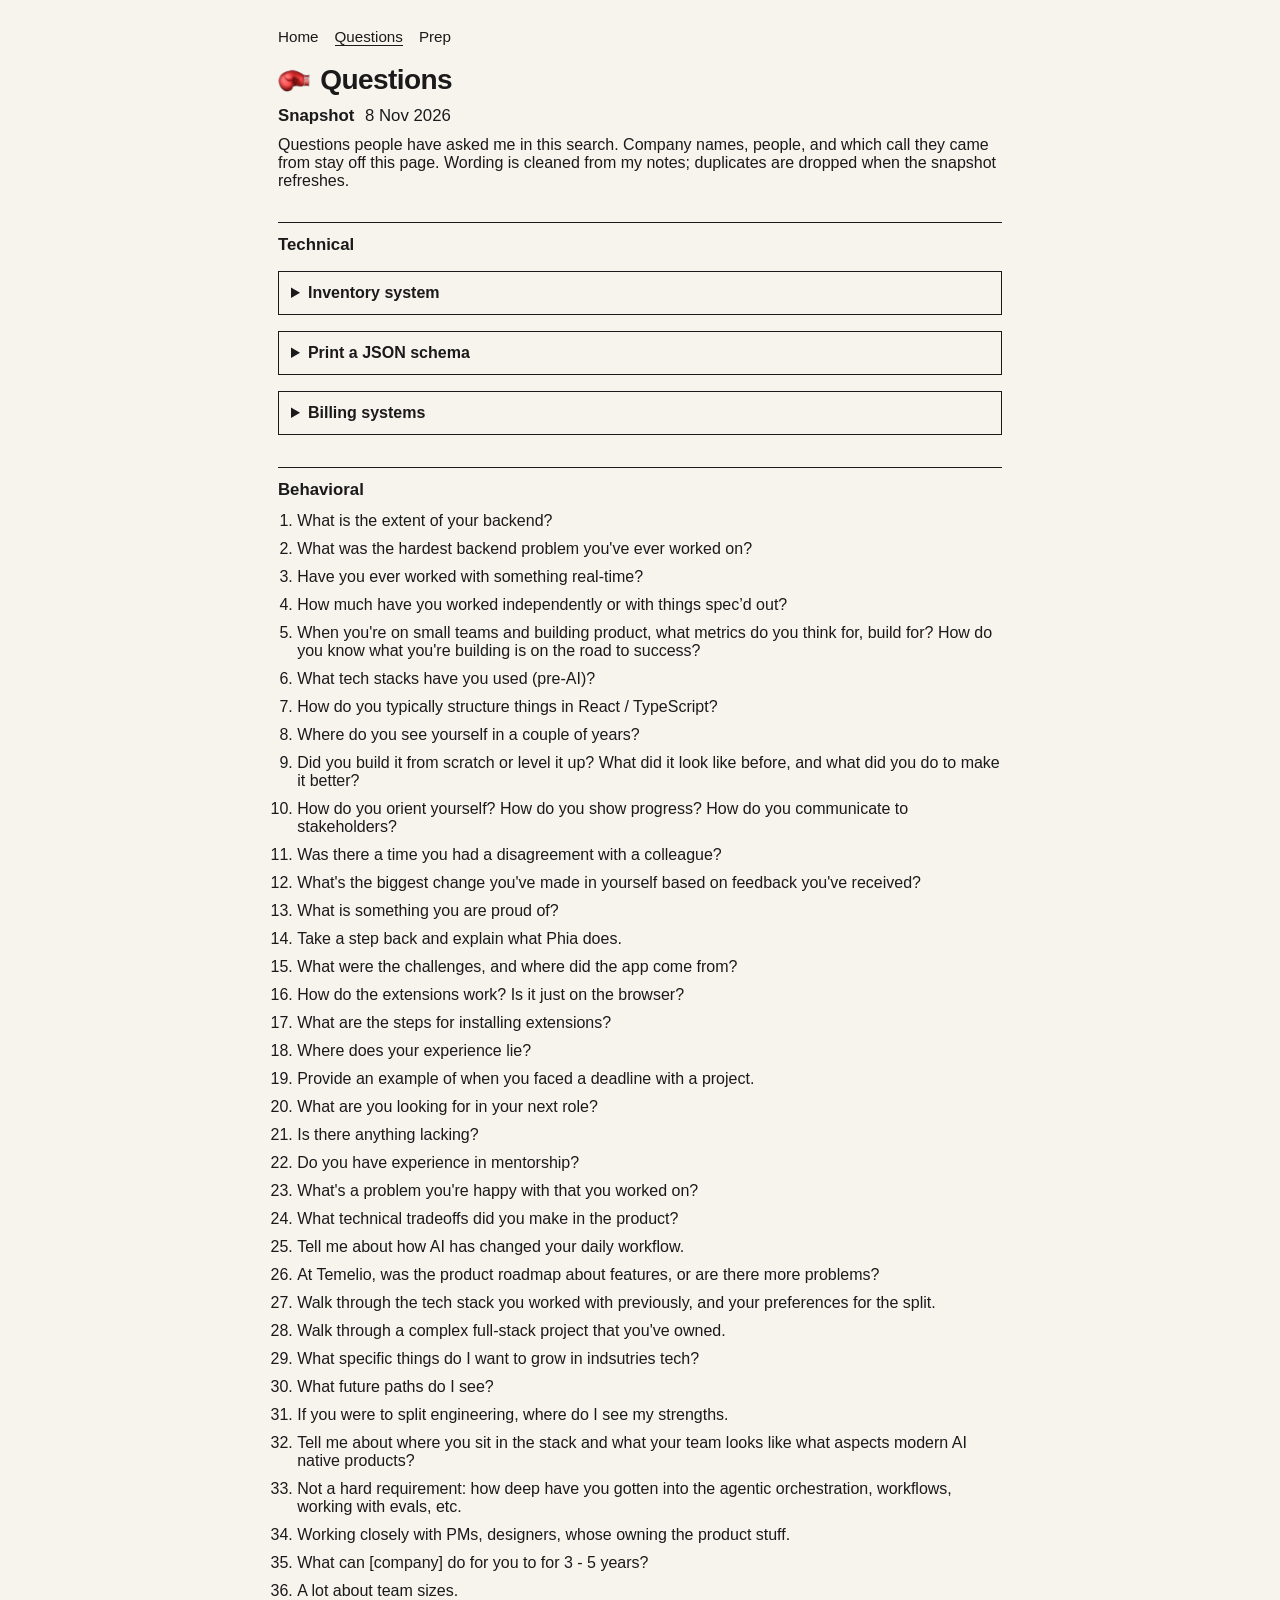
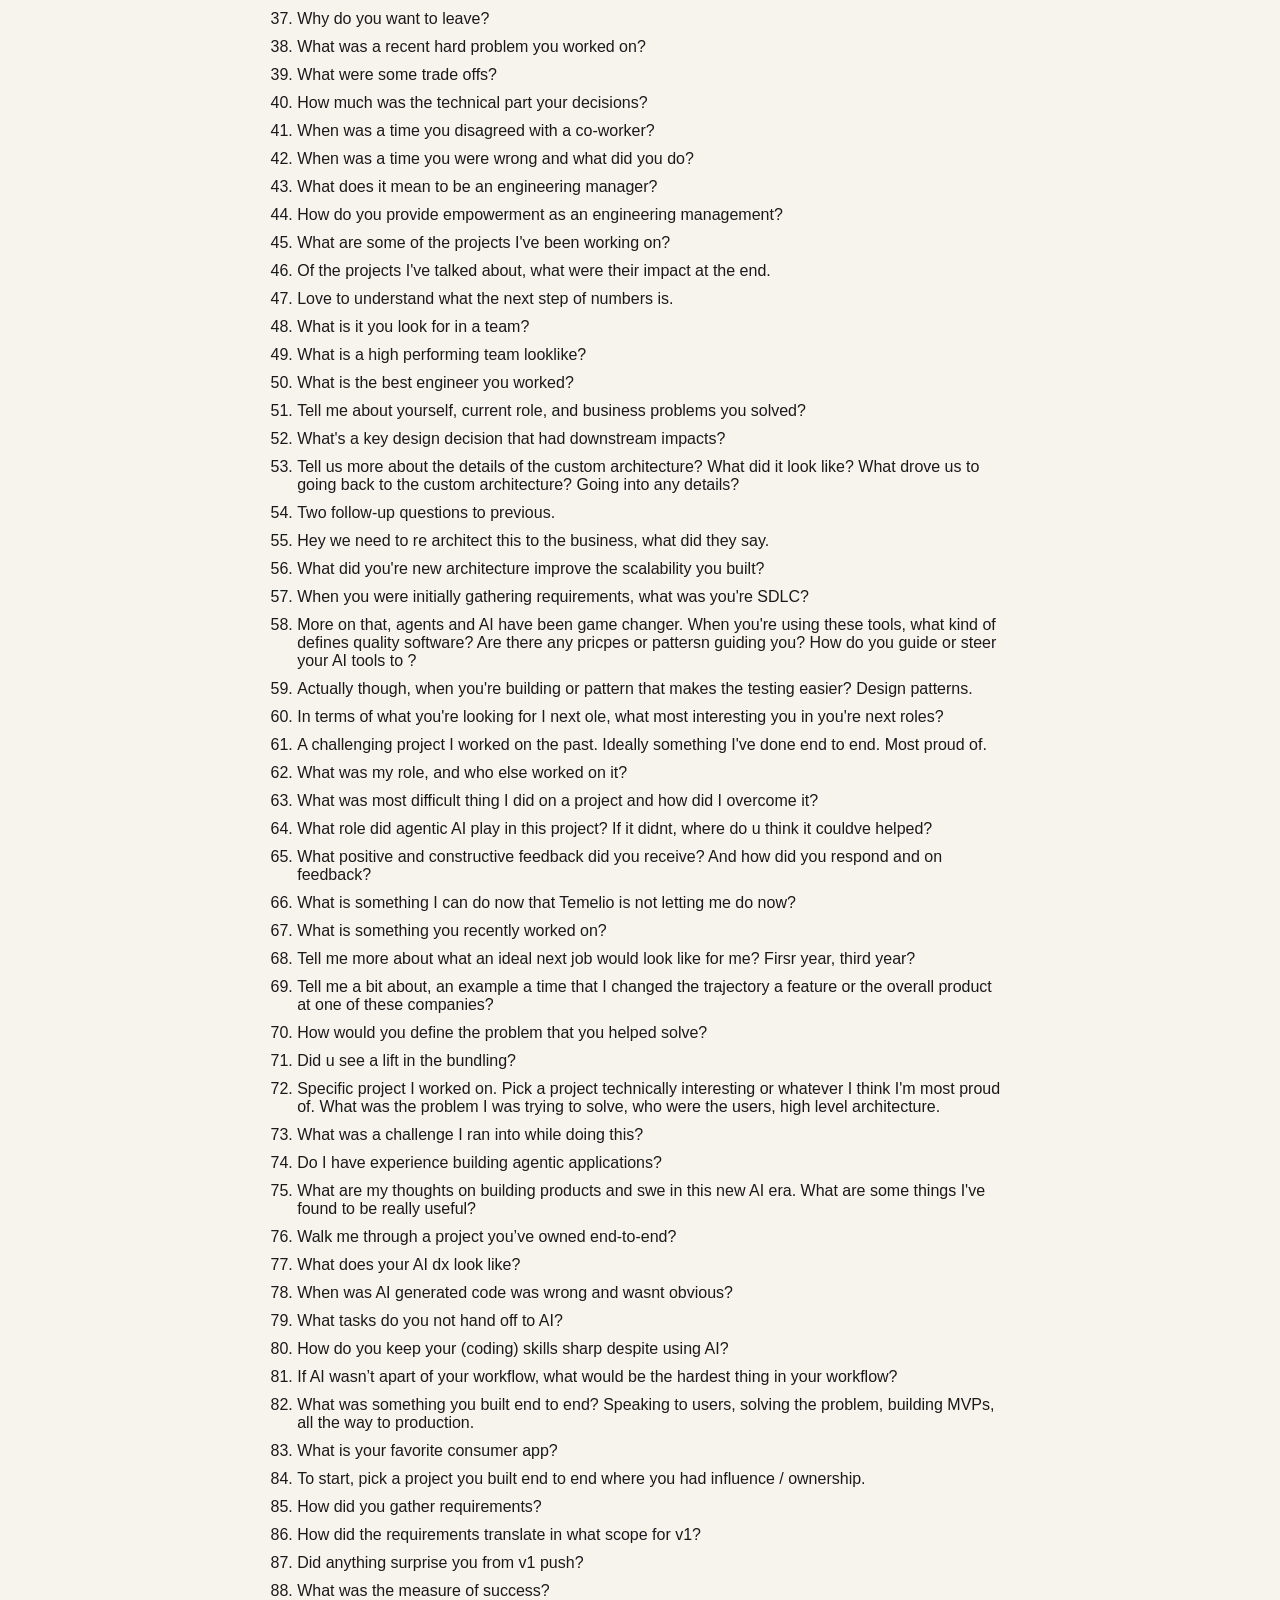
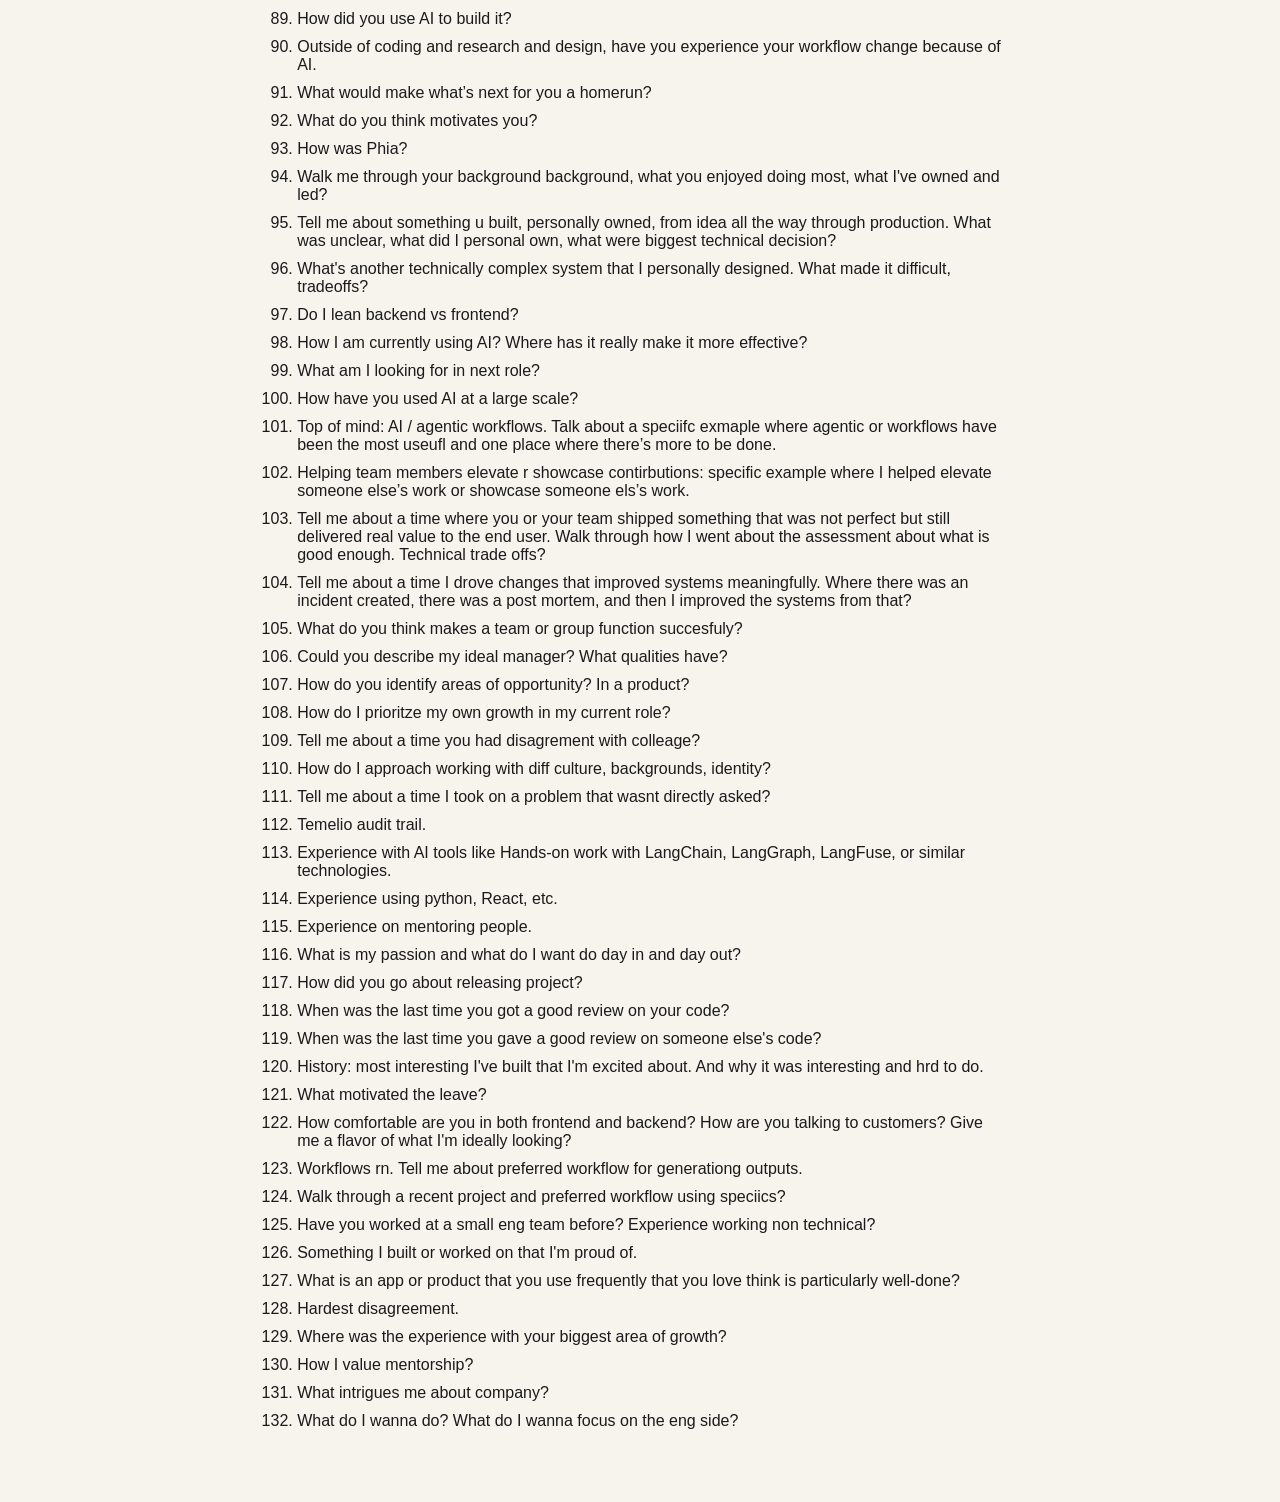
<file: questions/index.html>
<!DOCTYPE html>
<html lang="en">
  <head>
    <meta charset="UTF-8" />
    <meta name="viewport" content="width=device-width, initial-scale=1" />
    <meta name="description" content="Questions Sammy has been asked during Job Game 2026, anonymized." />
    <title>Job Game 2026 — questions</title>
    <link rel="icon" href="../favicon.ico" />
    <link rel="stylesheet" href="../styles.css" />
  </head>
  <body>
    <a class="skip" href="#questions">Skip to questions</a>
    <main>
      <p class="site-nav">
        <a href="/">Home</a>
        <a href="/questions/" aria-current="page">Questions</a>
        <a href="/prep/">Prep</a>
      </p>
      <h1>
        <img src="../glove.png" alt="" width="40" height="40" />
        Questions
      </h1>
      <p class="dates">
        <span><b>Snapshot</b> <time id="snapshot"></time></span>
      </p>
      <p>
        Questions people have asked me in this search. Company names, people,
        and which call they came from stay off this page. Wording is cleaned
        from my notes; duplicates are dropped when the snapshot refreshes.
      </p>
      <div id="questions"></div>
    </main>
    <script src="./app.js"></script>
  </body>
</html>
</file>
<file: styles.css>
*,
*::before,
*::after {
  box-sizing: border-box;
}

* {
  padding: 0;
  margin: 0;
}

html,
body {
  height: 100%;
}

body {
  font-family: "Iowan Old Style", Palatino, Charter, Helvetica, Seravek,
    "Helvetica Neue", sans-serif;
  -webkit-font-smoothing: antialiased;
  background: #f7f4ee;
  color: #1a1a1a;
}

p,
h1,
h2,
h3,
h4,
h5,
h6 {
  overflow-wrap: break-word;
}

input,
button,
textarea,
select {
  font: inherit;
}

:focus-visible {
  outline: 2px solid #1a1a1a;
  outline-offset: 2px;
}

.skip {
  position: absolute;
  left: 12px;
  top: 8px;
  z-index: 2;
  padding: 6px 10px;
  background: #f7f4ee;
  border: 1px solid #1a1a1a;
  color: #1a1a1a;
  text-decoration: none;
  transform: translateY(-150%);
}

.skip:focus {
  transform: none;
}

.vh {
  position: absolute;
  width: 1px;
  height: 1px;
  padding: 0;
  margin: -1px;
  overflow: hidden;
  clip: rect(0, 0, 0, 0);
  white-space: nowrap;
  border: 0;
}

a {
  color: #1a1a1a;
}

p {
  margin-block: 10px;
}

ul {
  padding-left: 1.2em;
}

li {
  margin-top: 6px;
}

main {
  max-width: 760px;
  margin: 0 auto;
  padding: 28px 18px 64px;
}

.site-nav {
  display: flex;
  gap: 16px;
  margin: 0 0 18px;
  font-size: 0.95rem;
}

.site-nav a {
  text-decoration: none;
  border-bottom: 1px solid transparent;
}

.site-nav a[aria-current="page"] {
  border-bottom-color: #1a1a1a;
}

.masthead {
  position: relative;
  display: flex;
  flex-wrap: wrap;
  align-items: center;
  justify-content: space-between;
  gap: 12px 20px;
  min-height: 3.4rem;
  overflow: visible;
  padding: 12px 10px 8px 0;
}

h1 {
  display: flex;
  align-items: center;
  gap: 10px;
  font-size: 1.75rem;
  font-weight: 600;
  letter-spacing: -0.02em;
}

.stamp {
  flex: 0 0 auto;
  position: relative;
  margin: 0;
  padding: 0.32em 0.55em 0.28em;
  border: 0.14em solid #c4161c;
  border-radius: 0.32em;
  color: #c4161c;
  background: transparent;
  box-shadow:
    0 0 0 0.09em #f7f4ee,
    0 0 0 0.2em #c4161c;
  font-family: Impact, Haettenschweiler, "Arial Narrow Bold", "Arial Black",
    sans-serif;
  font-size: clamp(1.05rem, 4.6vw, 1.85rem);
  font-weight: 800;
  font-style: italic;
  letter-spacing: 0.03em;
  line-height: 1;
  white-space: nowrap;
  transform: rotate(-14deg);
  transform-origin: center;
  mix-blend-mode: multiply;
  opacity: 0.9;
  pointer-events: none;
  user-select: none;
}

.stamp::after {
  content: "";
  position: absolute;
  inset: -0.12em;
  border-radius: inherit;
  pointer-events: none;
  background:
    repeating-linear-gradient(
      118deg,
      transparent 0 1px,
      rgb(247 244 238 / 0.28) 1px 2px
    ),
    repeating-linear-gradient(
      28deg,
      transparent 0 3px,
      rgb(196 22 28 / 0.08) 3px 4px
    );
  mix-blend-mode: multiply;
}

h1 img {
  width: 1.15em;
  height: 1.15em;
}

.dates {
  display: flex;
  flex-wrap: wrap;
  gap: 8px 28px;
  margin: 10px 0 0;
  font-size: 1.05rem;
}

.dates b {
  font-weight: 600;
  margin-right: 0.35em;
}

.dates time {
  font-variant-numeric: tabular-nums;
}

h2 {
  font-size: 1.05rem;
  font-weight: 600;
  margin: 32px 0 0;
  padding-top: 12px;
  border-top: 1px solid #1a1a1a;
}

h3 {
  font-size: 1rem;
  font-weight: 600;
  margin-top: 8px;
}

.counts {
  display: grid;
  grid-template-columns: repeat(3, 1fr);
  gap: 1px;
  padding: 0;
  background: #1a1a1a;
  border: 1px solid #1a1a1a;
  margin: 22px 0;
}

.counts > li {
  list-style: none;
  background: #f7f4ee;
  padding: 12px 10px;
}

.counts b {
  display: block;
  font-size: 1.6rem;
  font-weight: 600;
  line-height: 1.1;
}

.counts span {
  display: block;
  margin-top: 4px;
}

.highlights ul {
  margin: 10px 0 0;
}

label {
  display: inline-block;
}

select {
  border: 1px solid #1a1a1a;
  background: #f7f4ee;
  padding: 2px 4px;
}

.table-wrap {
  overflow: auto;
  max-height: 18.5rem;
  margin: 10px 0 0;
  border: 1px solid #1a1a1a;
  padding: 10px 12px;
}

table {
  width: 100%;
  border-collapse: collapse;
}

th,
td {
  text-align: left;
  padding: 8px 10px;
  border-bottom: 1px solid #1a1a1a;
  vertical-align: top;
}

th:first-child,
td:first-child {
  padding-left: 0;
}

th:last-child,
td:last-child {
  padding-right: 0;
}

th {
  font-weight: 600;
  position: sticky;
  top: 0;
  background: #f7f4ee;
}

tfoot td {
  position: sticky;
  bottom: 0;
  border-bottom: 0;
  padding-top: 10px;
  background: #f7f4ee;
}

section {
  margin-bottom: 8px;
}

.tabs {
  display: flex;
  gap: 18px;
  margin: 32px 0 0;
  padding-top: 12px;
  border-top: 1px solid #1a1a1a;
}

.tabs button {
  appearance: none;
  background: none;
  border: 0;
  padding: 0 0 6px;
  cursor: pointer;
  color: inherit;
  border-bottom: 1px solid transparent;
}

.tabs button[aria-selected="true"] {
  border-bottom-color: #1a1a1a;
}

.tabs button:focus-visible {
  outline-offset: 4px;
}

.panel-head {
  display: flex;
  align-items: baseline;
  justify-content: space-between;
  gap: 12px;
  margin-top: 16px;
  min-height: 1.6em;
}

.panel-head h2 {
  border-top: 0;
  margin-top: 0;
  padding-top: 0;
}

.filter {
  display: flex;
  align-items: baseline;
  gap: 8px;
  white-space: nowrap;
}

.more {
  margin-top: 48px;
}

.more h2 {
  margin-top: 0;
}

.more h3 {
  margin-top: 18px;
}

.more ul {
  margin-top: 8px;
}

.search {
  display: flex;
  align-items: baseline;
  gap: 8px;
  margin: 18px 0 8px;
}

.search input {
  border: 1px solid #1a1a1a;
  background: #f7f4ee;
  padding: 2px 6px;
  min-width: 12rem;
}

#ledger-count {
  margin: 0 0 18px;
}

.company-card {
  margin: 0 0 28px;
  padding-top: 12px;
  border-top: 1px solid #1a1a1a;
}

.company-card h2 {
  margin: 0;
  padding: 0;
  border: 0;
  font-size: 1.05rem;
}

.alias {
  font-variant-numeric: tabular-nums;
  margin-right: 0.4em;
}

.company-card .meta {
  margin-top: 4px;
}

.related {
  margin-top: 12px;
}

.related h3 {
  margin: 0;
  font-size: 0.95rem;
}

.related ul {
  margin-top: 4px;
}

.related p {
  margin-top: 4px;
}

.shot {
  display: block;
  margin-top: 14px;
}

.shot img {
  display: block;
  width: 100%;
  height: auto;
  border: 1px solid #1a1a1a;
}

.question-block {
  margin-top: 8px;
}

.prompt {
  margin: 16px 0 0;
  padding: 12px;
  border: 1px solid #1a1a1a;
}

.prompt > summary {
  font-size: 1rem;
  font-weight: 600;
  cursor: pointer;
}

.prompt[open] > summary {
  margin-bottom: 10px;
}

.question-list,
.prep-list {
  margin: 12px 0 0;
  padding-left: 1.2em;
}

.question-list li,
.prep-list li {
  margin-top: 10px;
}

.prompt pre {
  margin: 0;
  white-space: pre-wrap;
  font-family: ui-monospace, SFMono-Regular, Menlo, Consolas, monospace;
  font-size: 0.85rem;
  line-height: 1.45;
}

@media (min-width: 641px) {
  .masthead {
    min-height: 5.1rem;
  }

  .stamp {
    position: absolute;
    right: 0.15rem;
    top: 0.55rem;
  }
}

@media (max-width: 640px) {
  .counts {
    grid-template-columns: repeat(3, 1fr);
  }

  .counts b {
    font-size: 1.25rem;
  }

  .masthead {
    flex-direction: column;
    align-items: flex-start;
    justify-content: flex-start;
  }

  .stamp {
    margin: 2px 0 6px 0.15rem;
    transform: rotate(-11deg);
  }
}
</file>
